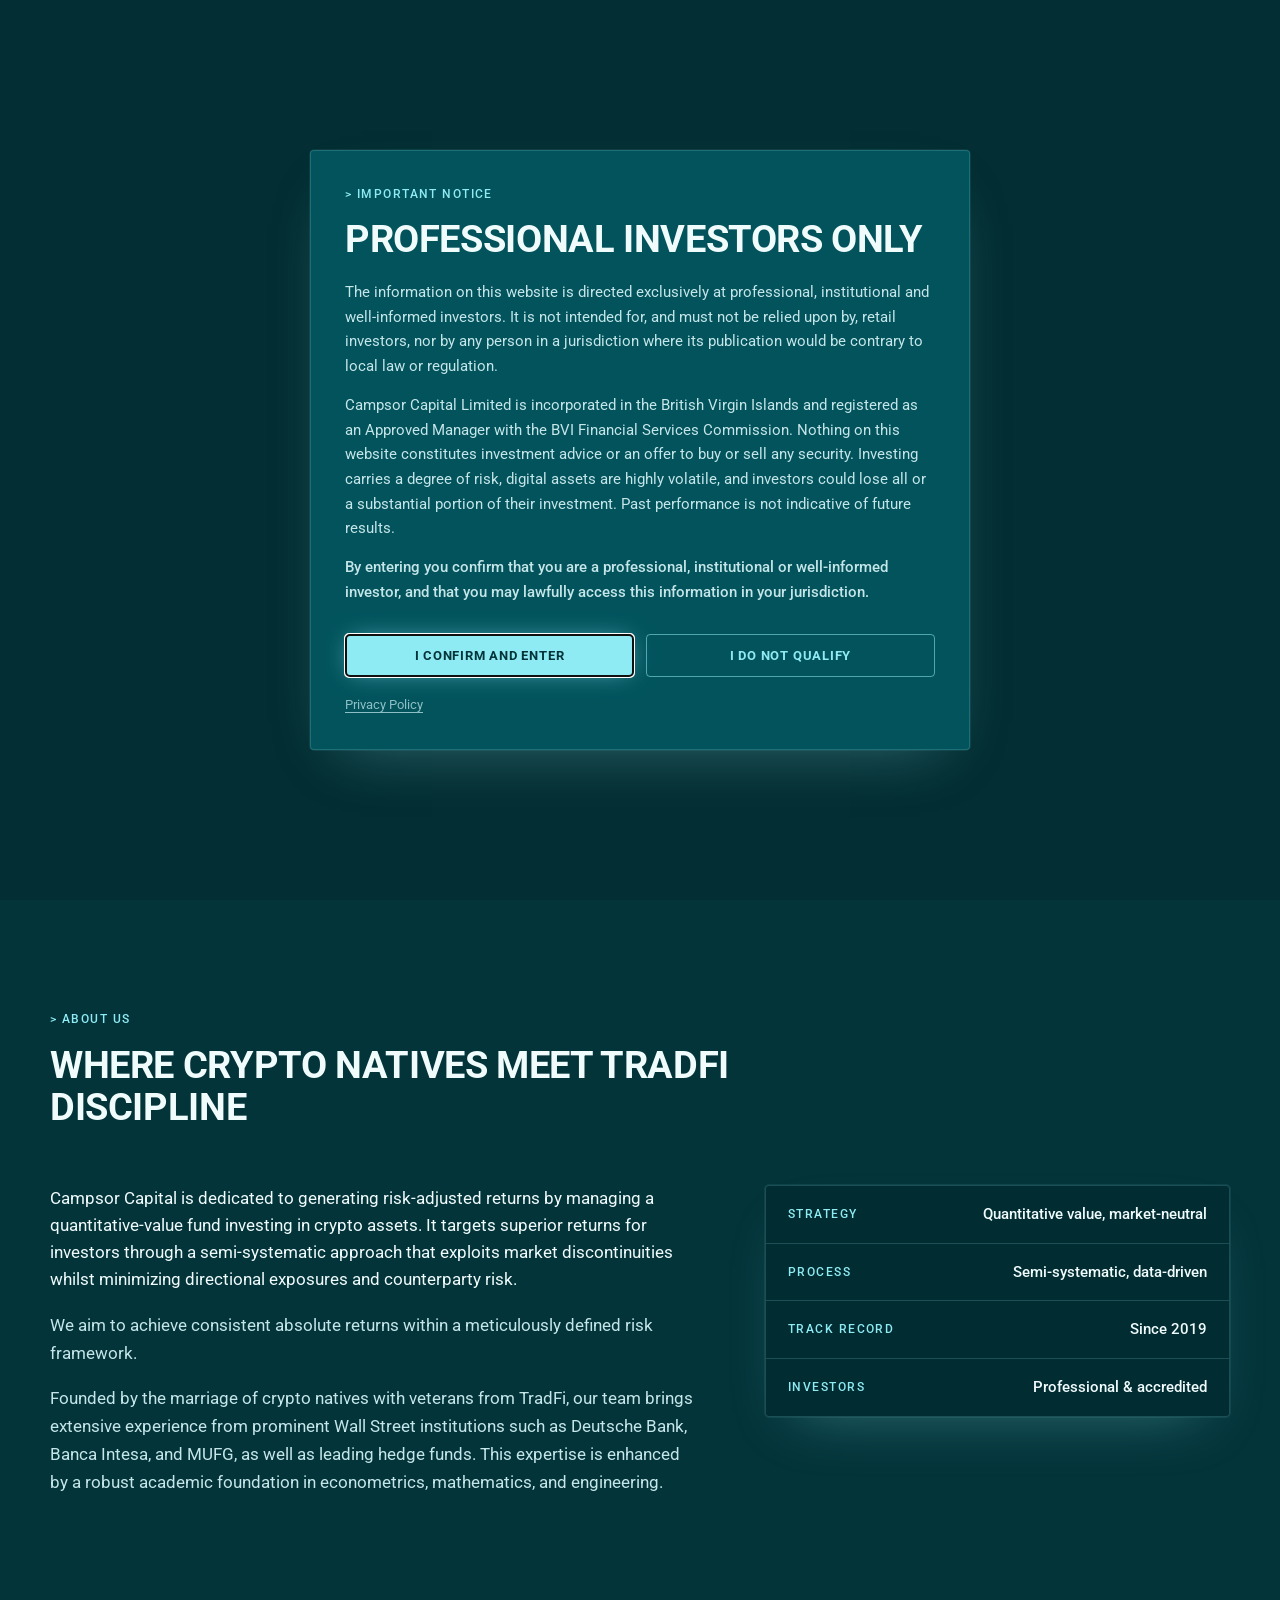
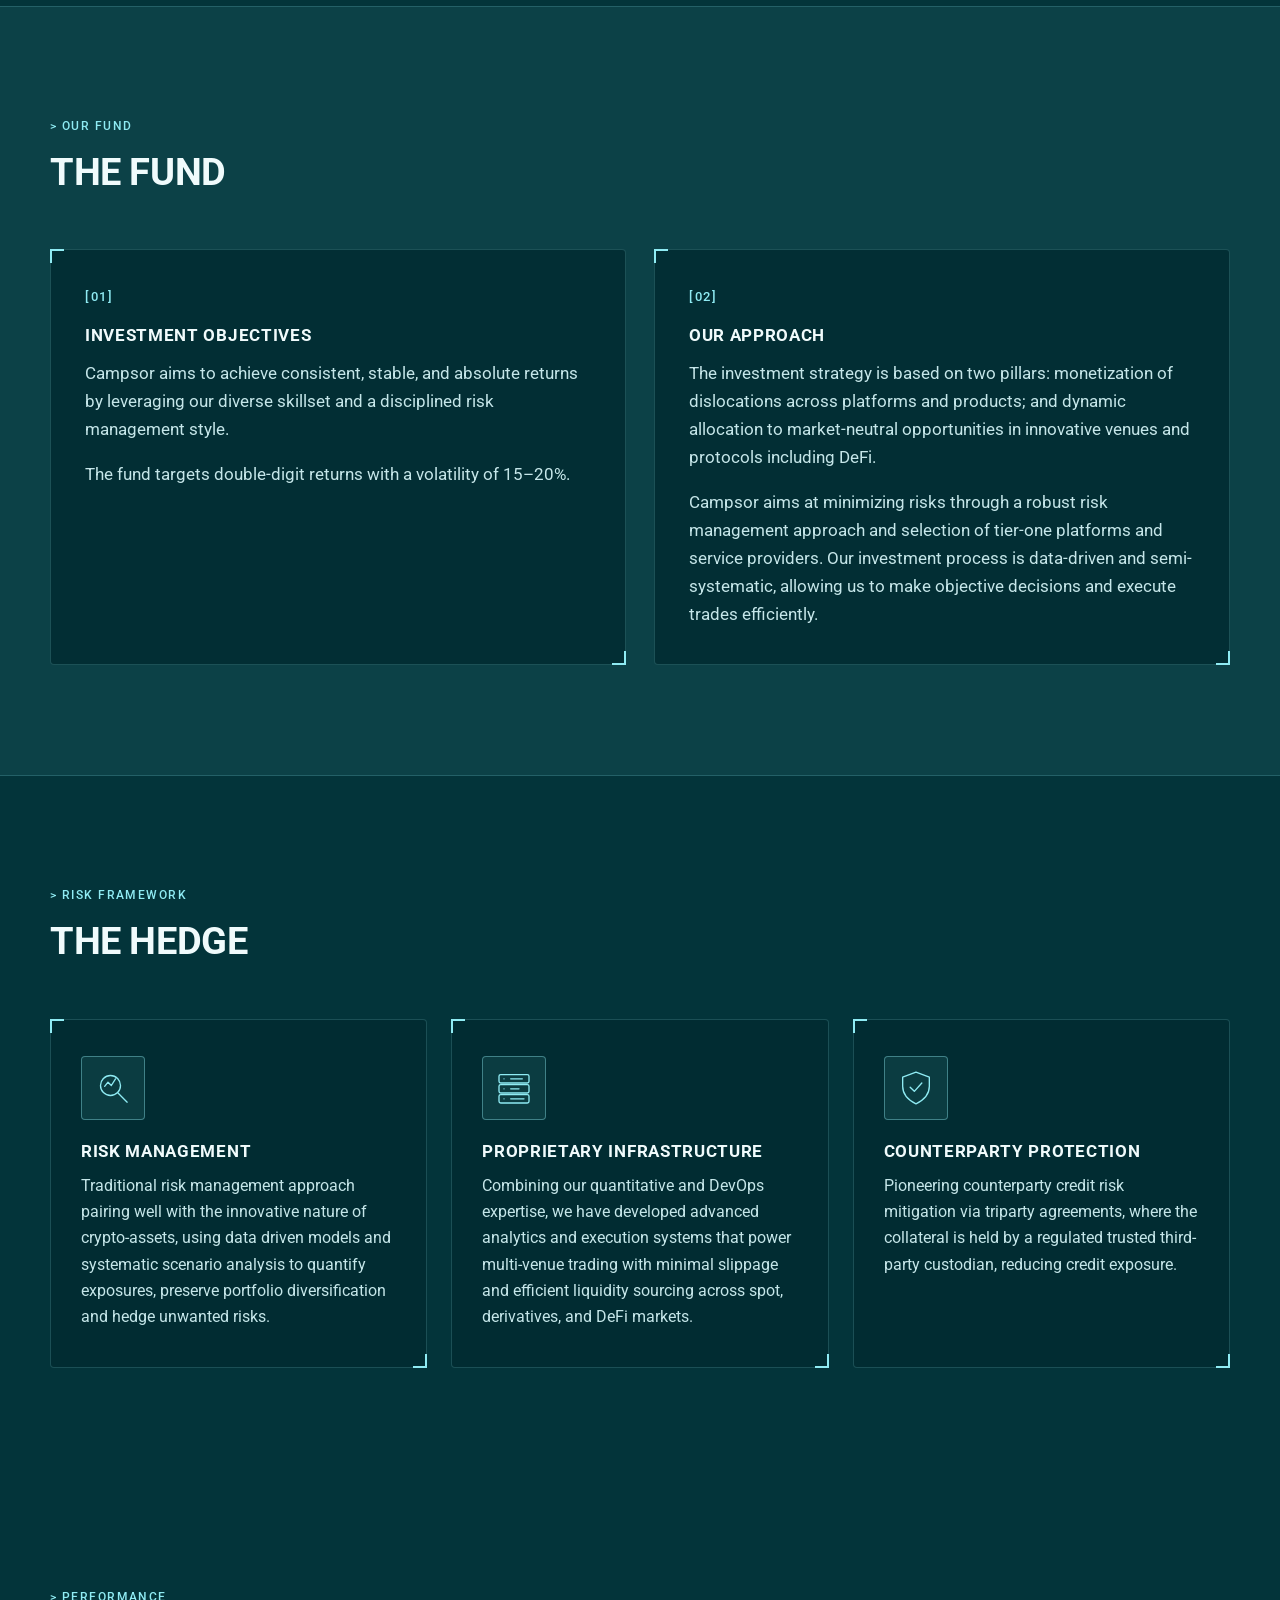
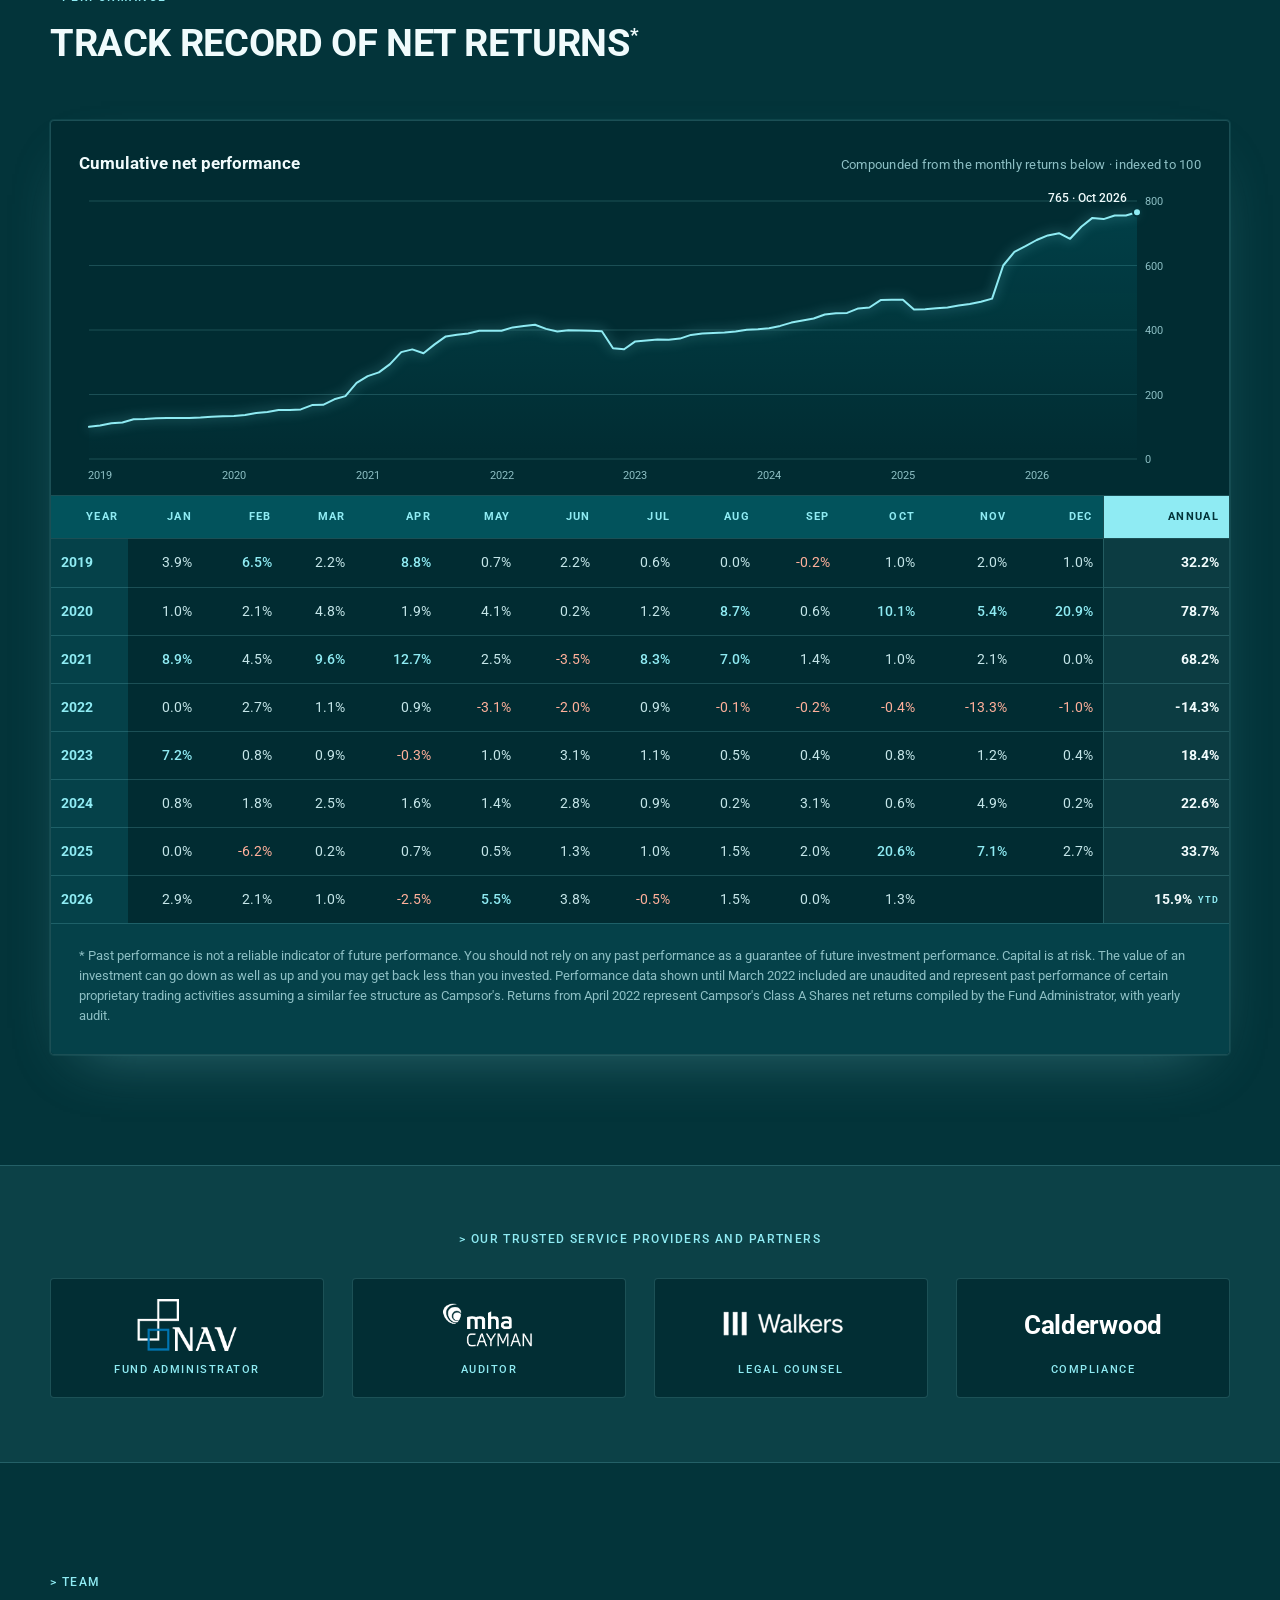
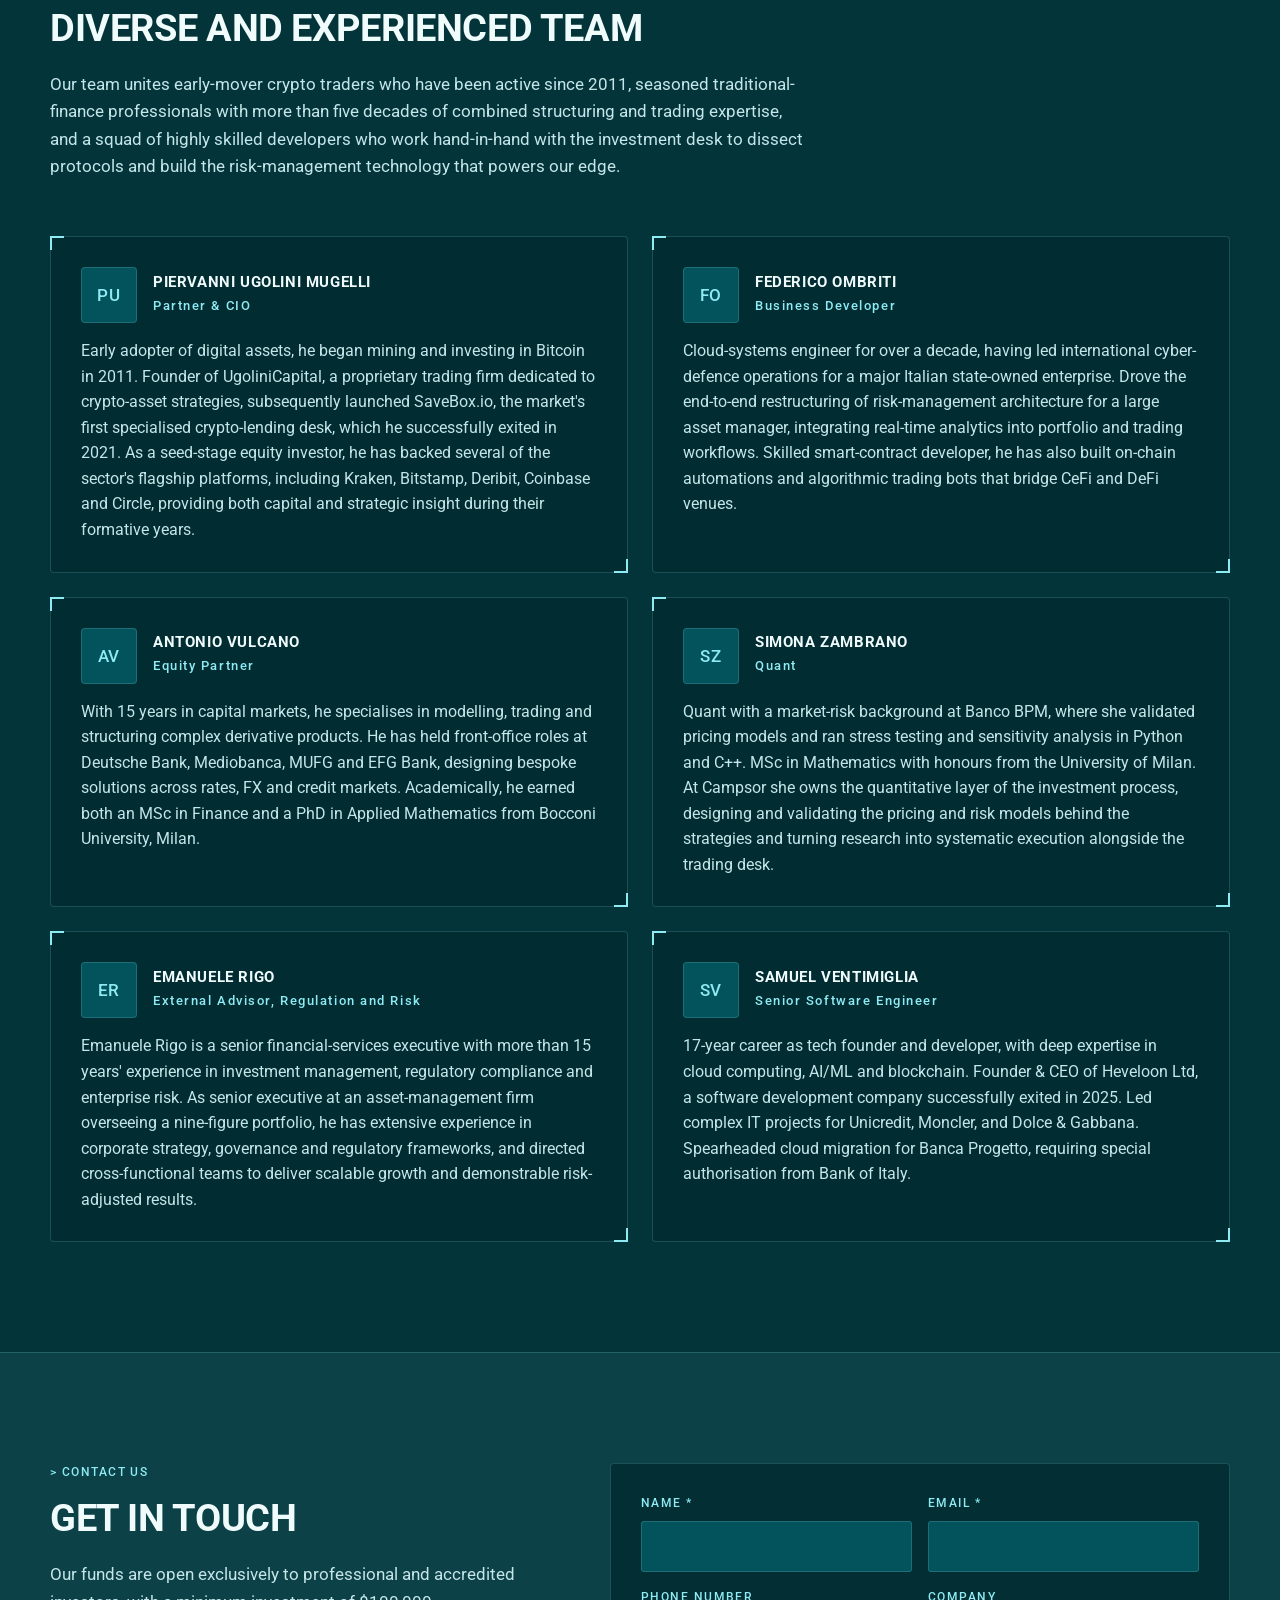
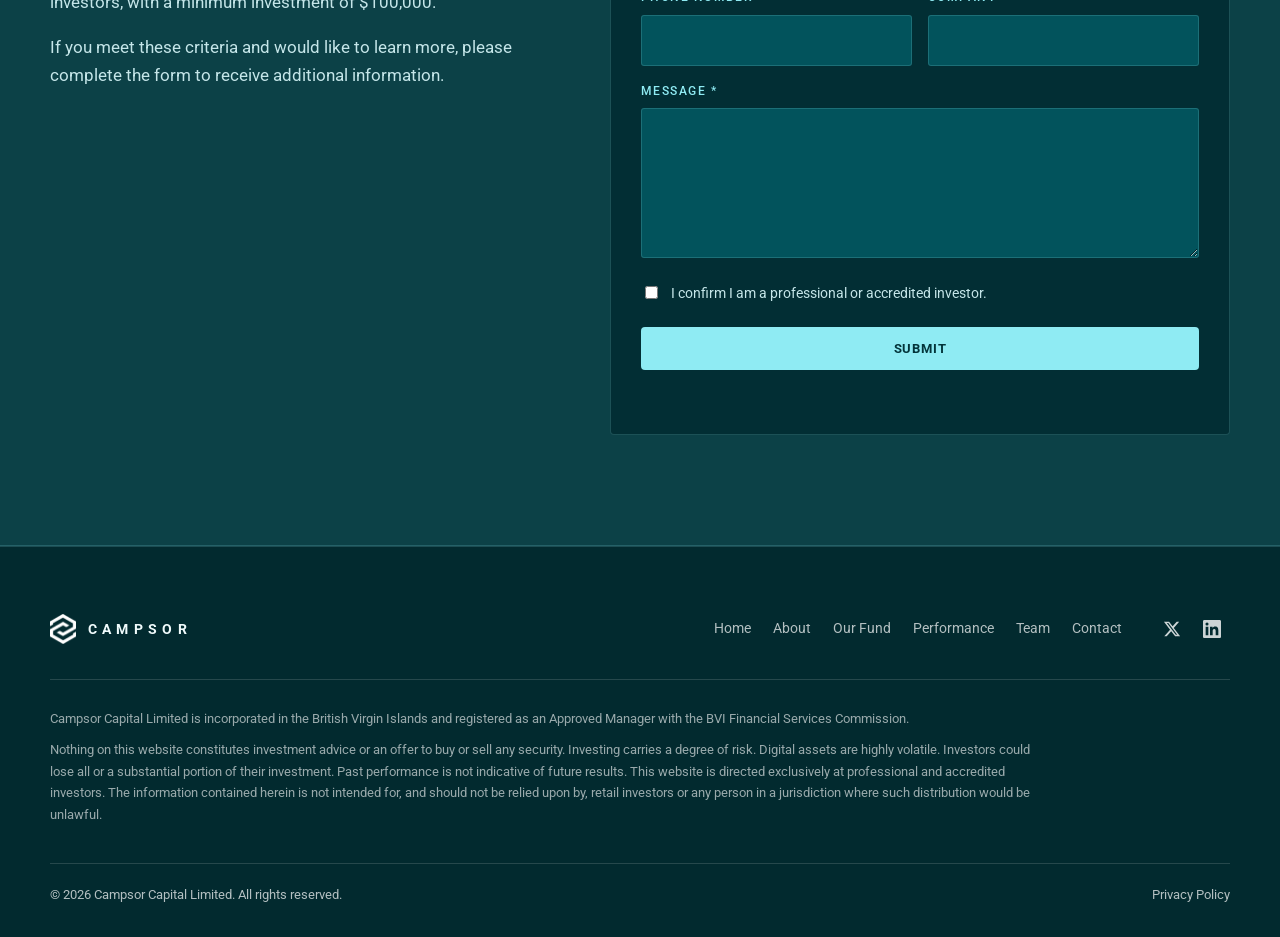
<file: index.html>
<!DOCTYPE html>
<html lang="en" data-theme="tech">
<!-- theme: "tech" (teal) is ALWAYS the default, independent of the OS theme; a visitor who picks "tech-light" is remembered in localStorage (key cc-theme) -->
<head>
  <meta charset="utf-8">
  <meta name="viewport" content="width=device-width, initial-scale=1">
  <title>Campsor Capital | Quantitative crypto hedge fund</title>
  <meta name="description" content="Campsor Capital is a quantitative crypto hedge fund targeting consistent absolute returns through a semi-systematic, market-neutral approach with disciplined risk management.">
  <meta property="og:title" content="Campsor Capital">
  <meta property="og:description" content="Quantitative crypto hedge fund. Consistent absolute returns within a meticulously defined risk framework.">
  <meta property="og:image" content="https://campsorcapital.com/assets/og.jpg">
  <meta property="og:url" content="https://campsorcapital.com/">
  <meta name="twitter:card" content="summary_large_image">
  <link rel="canonical" href="https://campsorcapital.com/">
  <meta property="og:type" content="website">
  <meta name="theme-color" content="#03343A">
  <link rel="icon" type="image/png" href="assets/favicon.png">
  <link rel="preload" href="assets/fonts/roboto-latin.woff2" as="font" type="font/woff2" crossorigin>
  <link rel="preload" as="image" imagesrcset="assets/hero-768.webp 768w, assets/hero-1400.webp 1400w" imagesizes="100vw" type="image/webp" fetchpriority="high">
  <link rel="stylesheet" href="css/style.css?v=__BUILD__">
  <link rel="stylesheet" href="css/theme.css?v=__BUILD__">
  <script>(function(){try{if(localStorage.getItem("cc-theme")==="tech-light")document.documentElement.setAttribute("data-theme","tech-light");}catch(e){}})();</script>
  <script>(function(){try{if(localStorage.getItem("cc-eligibility-v1"))document.documentElement.setAttribute("data-gate","ok");}catch(e){}})();</script>
  <script type="application/ld+json">
[
  {
    "@context": "https://schema.org",
    "@type": "Organization",
    "@id": "https://campsorcapital.com/#organization",
    "name": "Campsor Capital",
    "legalName": "Campsor Capital Limited",
    "alternateName": "Campsor",
    "url": "https://campsorcapital.com/",
    "logo": "https://campsorcapital.com/assets/mark-white.png",
    "image": "https://campsorcapital.com/assets/og.jpg",
    "description": "Quantitative crypto hedge fund managing a market-neutral, semi-systematic strategy in digital assets, with a track record of monthly net returns published since 2019 and audited administration from April 2022.",
    "slogan": "Consistent absolute returns within a meticulously defined risk framework.",
    "foundingLocation": {
      "@type": "Place",
      "name": "British Virgin Islands"
    },
    "sameAs": [
      "https://www.linkedin.com/company/campsor-capital/",
      "https://x.com/CampsorCapital"
    ],
    "knowsAbout": [
      "Digital assets",
      "Quantitative investing",
      "Market-neutral strategies",
      "Relative value",
      "Risk management",
      "Derivatives",
      "DeFi"
    ],
    "employee": [
      {
        "@type": "Person",
        "name": "Piervanni Ugolini Mugelli",
        "jobTitle": "Partner & CIO",
        "sameAs": "https://www.linkedin.com/in/piervanni/"
      },
      {
        "@type": "Person",
        "name": "Federico Ombriti",
        "jobTitle": "Business Developer",
        "sameAs": "https://www.linkedin.com/in/federico-ombriti/"
      },
      {
        "@type": "Person",
        "name": "Antonio Vulcano",
        "jobTitle": "Equity Partner",
        "sameAs": "https://www.linkedin.com/in/antonio-vulcano-b0375916/"
      },
      {
        "@type": "Person",
        "name": "Simona Zambrano",
        "jobTitle": "Quant",
        "sameAs": "https://www.linkedin.com/in/simona-zambrano-a9a673215/"
      },
      {
        "@type": "Person",
        "name": "Emanuele Rigo",
        "jobTitle": "External Advisor, Regulation and Risk",
        "sameAs": "https://www.linkedin.com/in/emanuele-rigo/"
      },
      {
        "@type": "Person",
        "name": "Samuel Ventimiglia",
        "jobTitle": "Senior Software Engineer",
        "sameAs": "https://www.linkedin.com/in/ventimigliasamuel"
      }
    ],
    "publishingPrinciples": "https://campsorcapital.com/privacy.html",
    "disambiguatingDescription": "Registered as an Approved Manager with the BVI Financial Services Commission. Open exclusively to professional and accredited investors."
  },
  {
    "@context": "https://schema.org",
    "@type": "WebSite",
    "@id": "https://campsorcapital.com/#website",
    "url": "https://campsorcapital.com/",
    "name": "Campsor Capital",
    "inLanguage": "en",
    "publisher": {
      "@id": "https://campsorcapital.com/#organization"
    }
  }
]
  </script>
</head>
<body>

<!-- ============ NAV ============ -->
<header class="nav" id="top">
  <div class="container nav__inner">
    <a href="#top" class="brand" aria-label="Campsor Capital home">
      <img src="assets/mark-white.png" alt="" class="brand__mark">
      <span class="brand__word">CAMPSOR</span>
    </a>
    <nav class="nav__links" id="navLinks">
      <a href="#home">Home</a>
      <a href="#about">About</a>
      <a href="#fund">Our Fund</a>
      <a href="#performance">Performance</a>
      <a href="#team">Team</a>
      <a href="#contact" class="nav__cta">Contact</a>
    </nav>
    <div class="nav__social">
      <a href="https://x.com/CampsorCapital" target="_blank" rel="noopener" aria-label="X (Twitter)">
        <svg viewBox="0 0 24 24" width="18" height="18"><path fill="currentColor" d="M18.244 2.25h3.308l-7.227 8.26 8.502 11.24H16.17l-5.214-6.817L4.99 21.75H1.68l7.73-8.835L1.254 2.25H8.08l4.713 6.231zm-1.161 17.52h1.833L7.084 4.126H5.117z"/></svg>
      </a>
      <a href="https://www.linkedin.com/company/campsor-capital/" target="_blank" rel="noopener" aria-label="LinkedIn">
        <svg viewBox="0 0 24 24" width="18" height="18"><path fill="currentColor" d="M20.447 20.452h-3.554v-5.569c0-1.328-.027-3.037-1.852-3.037-1.853 0-2.136 1.445-2.136 2.939v5.667H9.351V9h3.414v1.561h.046c.477-.9 1.637-1.85 3.37-1.85 3.601 0 4.267 2.37 4.267 5.455v6.286zM5.337 7.433a2.062 2.062 0 01-2.063-2.065 2.064 2.064 0 112.063 2.065zm1.782 13.019H3.555V9h3.564v11.452zM22.225 0H1.771C.792 0 0 .774 0 1.729v20.542C0 23.227.792 24 1.771 24h20.451C23.2 24 24 23.227 24 22.271V1.729C24 .774 23.2 0 22.222 0z"/></svg>
      </a>
    </div>
    <button class="theme-toggle" id="themeToggle" type="button" aria-label="Switch colour theme" title="Switch colour theme">
      <svg class="ico-sun" viewBox="0 0 24 24" fill="none" stroke="currentColor" stroke-width="2" stroke-linecap="round"><circle cx="12" cy="12" r="4"/><path d="M12 2v2M12 20v2M4.93 4.93l1.41 1.41M17.66 17.66l1.41 1.41M2 12h2M20 12h2M4.93 19.07l1.41-1.41M17.66 6.34l1.41-1.41"/></svg>
      <svg class="ico-moon" viewBox="0 0 24 24" fill="none" stroke="currentColor" stroke-width="2" stroke-linecap="round" stroke-linejoin="round"><path d="M21 12.8A9 9 0 1 1 11.2 3a7 7 0 0 0 9.8 9.8z"/></svg>
    </button>
    <button class="nav__burger" id="burger" aria-label="Menu" aria-expanded="false">
      <span></span><span></span><span></span>
    </button>
  </div>
</header>

<!-- ============ HERO ============ -->
<section class="hero" id="home">
  <div class="hero__bg" aria-hidden="true">
    <picture>
      <source type="image/webp" sizes="100vw"
              srcset="assets/hero-768.webp 768w, assets/hero-1400.webp 1400w">
      <img src="assets/hero.jpg" alt="" class="hero__photo" width="1400" height="693" fetchpriority="high" decoding="async">
    </picture>
    <div class="hero__tint"></div>
    <div class="hero__grid"></div>
    <canvas id="heroCanvas" class="hero__canvas"></canvas>
  </div>
  <div class="container hero__content">
    <p class="eyebrow reveal">Quantitative crypto hedge fund</p>
    <h1 class="reveal">CAMPSOR CAPITAL</h1>
    <p class="hero__lead reveal">Consistent absolute returns within a meticulously defined risk framework. Market-neutral by design, data-driven by process.</p>
    <div class="hero__actions reveal">
      <a href="#fund" class="btn btn--primary">Our Fund</a>
      <a href="#performance" class="btn btn--ghost">Track record</a>
    </div>
    <div class="hero__ticks reveal" aria-hidden="true">
      <span>Market-neutral</span><i></i>
      <span>Semi-systematic</span><i></i>
      <span>Multi-venue</span><i></i>
      <span>Institutional-grade risk</span>
    </div>
  </div>
  <a href="#about" class="hero__scroll" aria-label="Scroll to About"><span></span></a>
</section>

<!-- ============ ABOUT ============ -->
<section class="section section--light" id="about">
  <div class="container">
    <div class="section__head reveal">
      <p class="eyebrow">About us</p>
      <h2>Where crypto natives meet TradFi discipline</h2>
    </div>
    <div class="about">
      <div class="about__text reveal">
        <p class="lead">Campsor Capital is dedicated to generating risk-adjusted returns by managing a quantitative-value fund investing in crypto assets. It targets superior returns for investors through a semi-systematic approach that exploits market discontinuities whilst minimizing directional exposures and counterparty risk.</p>
        <p>We aim to achieve consistent absolute returns within a meticulously defined risk framework.</p>
        <p>Founded by the marriage of crypto natives with veterans from TradFi, our team brings extensive experience from prominent Wall Street institutions such as Deutsche Bank, Banca Intesa, and MUFG, as well as leading hedge funds. This expertise is enhanced by a robust academic foundation in econometrics, mathematics, and engineering.</p>
      </div>
      <ul class="facts reveal">
        <li><span class="facts__k">Strategy</span><span class="facts__v">Quantitative value, market-neutral</span></li>
        <li><span class="facts__k">Process</span><span class="facts__v">Semi-systematic, data-driven</span></li>
        <li><span class="facts__k">Track record</span><span class="facts__v">Since 2019</span></li>
        <li><span class="facts__k">Investors</span><span class="facts__v">Professional &amp; accredited</span></li>
      </ul>
    </div>
  </div>
</section>

<!-- ============ FUND ============ -->
<section class="section section--teal" id="fund">
  <div class="container">
    <div class="section__head reveal">
      <p class="eyebrow">Our fund</p>
      <h2>The Fund</h2>
    </div>
    <div class="pillars">
      <article class="pillar reveal">
        <div class="pillar__num">01</div>
        <h3>Investment objectives</h3>
        <p>Campsor aims to achieve consistent, stable, and absolute returns by leveraging our diverse skillset and a disciplined risk management style.</p>
        <p>The fund targets double-digit returns with a volatility of 15–20%.</p>
      </article>
      <article class="pillar reveal">
        <div class="pillar__num">02</div>
        <h3>Our approach</h3>
        <p>The investment strategy is based on two pillars: monetization of dislocations across platforms and products; and dynamic allocation to market-neutral opportunities in innovative venues and protocols including DeFi.</p>
        <p>Campsor aims at minimizing risks through a robust risk management approach and selection of tier-one platforms and service providers. Our investment process is data-driven and semi-systematic, allowing us to make objective decisions and execute trades efficiently.</p>
      </article>
    </div>
  </div>
</section>

<!-- ============ HEDGE ============ -->
<section class="section section--navy" id="hedge">
  <div class="container">
    <div class="section__head reveal">
      <p class="eyebrow">Risk framework</p>
      <h2>The Hedge</h2>
    </div>
    <div class="cards">
      <article class="card reveal">
        <div class="card__icon" aria-hidden="true">
          <svg viewBox="0 0 48 48" width="40" height="40" fill="none" stroke="currentColor" stroke-width="1.6" stroke-linecap="round" stroke-linejoin="round">
            <circle cx="21" cy="21" r="12"/><path d="M30 30l11 11"/><path d="M14 22l4-5 4 4 5-8"/>
          </svg>
        </div>
        <h3>Risk management</h3>
        <p>Traditional risk management approach pairing well with the innovative nature of crypto-assets, using data driven models and systematic scenario analysis to quantify exposures, preserve portfolio diversification and hedge unwanted risks.</p>
      </article>
      <article class="card reveal">
        <div class="card__icon" aria-hidden="true">
          <svg viewBox="0 0 48 48" width="40" height="40" fill="none" stroke="currentColor" stroke-width="1.6" stroke-linecap="round" stroke-linejoin="round">
            <rect x="6" y="8" width="36" height="10" rx="2"/><rect x="6" y="20" width="36" height="10" rx="2"/><rect x="6" y="32" width="36" height="10" rx="2"/>
            <path d="M12 13h.01M12 25h.01M12 37h.01M20 13h14M20 25h10M20 37h16"/>
          </svg>
        </div>
        <h3>Proprietary infrastructure</h3>
        <p>Combining our quantitative and DevOps expertise, we have developed advanced analytics and execution systems that power multi-venue trading with minimal slippage and efficient liquidity sourcing across spot, derivatives, and DeFi markets.</p>
      </article>
      <article class="card reveal">
        <div class="card__icon" aria-hidden="true">
          <svg viewBox="0 0 48 48" width="40" height="40" fill="none" stroke="currentColor" stroke-width="1.6" stroke-linecap="round" stroke-linejoin="round">
            <path d="M24 5l16 6v11c0 9-6.5 16.5-16 21C14.5 38.5 8 31 8 22V11z"/><path d="M17 23l5 5 9-10"/>
          </svg>
        </div>
        <h3>Counterparty protection</h3>
        <p>Pioneering counterparty credit risk mitigation via triparty agreements, where the collateral is held by a regulated trusted third-party custodian, reducing credit exposure.</p>
      </article>
    </div>
  </div>
</section>

<!-- ============ PERFORMANCE ============ -->
<section class="section section--light" id="performance">
  <div class="container">
    <div class="section__head reveal">
      <p class="eyebrow">Performance</p>
      <h2>Track record of net returns<sup>*</sup></h2>
    </div>

    <div class="perf reveal">
      <div class="perf__chart-wrap">
        <div class="perf__chart-head">
          <span class="perf__chart-title">Cumulative net performance</span>
          <span class="perf__chart-sub">Compounded from the monthly returns below · indexed to 100</span>
        </div>
        <div class="chart" id="perfChart" role="img" aria-label="Cumulative net performance line chart, compounded from the monthly returns in the table below"></div>
      </div>

      <div class="table-wrap">
        <noscript><p class="footnote">Enable JavaScript to view the monthly track record.</p></noscript>
        <table class="perf-table" id="perfTable">
          <thead>
            <tr>
              <th scope="col">Year</th>
              <th scope="col">Jan</th><th scope="col">Feb</th><th scope="col">Mar</th><th scope="col">Apr</th>
              <th scope="col">May</th><th scope="col">Jun</th><th scope="col">Jul</th><th scope="col">Aug</th>
              <th scope="col">Sep</th><th scope="col">Oct</th><th scope="col">Nov</th><th scope="col">Dec</th>
              <th scope="col" class="perf-table__annual">Annual</th>
            </tr>
          </thead>
          <tbody><!-- rendered at build time by scripts/render_table.py --></tbody>
        </table>
      </div>

      <p class="footnote">* Past performance is not a reliable indicator of future performance. You should not rely on any past performance as a guarantee of future investment performance. Capital is at risk. The value of an investment can go down as well as up and you may get back less than you invested. Performance data shown until March 2022 included are unaudited and represent past performance of certain proprietary trading activities assuming a similar fee structure as Campsor's. Returns from April 2022 represent Campsor's Class A Shares net returns compiled by the Fund Administrator, with yearly audit.</p>
    </div>
  </div>
</section>

<!-- ============ PARTNERS ============ -->
<section class="section section--teal section--tight" id="partners">
  <div class="container">
    <p class="eyebrow eyebrow--center reveal">Our trusted service providers and partners</p>
    <div class="partners reveal">
      <a href="https://www.navconsulting.net/" target="_blank" rel="noopener" class="partner" aria-label="NAV Fund Administration"><img src="assets/nav.png" alt="NAV"><span class="partner__role">Fund Administrator</span></a>
      <a href="https://www.mha.co.uk/" target="_blank" rel="noopener" class="partner" aria-label="MHA Cayman"><img src="assets/mha.png" alt="MHA Cayman"><span class="partner__role">Auditor</span></a>
      <a href="https://www.walkersglobal.com/" target="_blank" rel="noopener" class="partner" aria-label="Walkers"><img src="assets/walkers.png" alt="Walkers"><span class="partner__role">Legal Counsel</span></a>
      <a href="https://www.calderwood.ky/" target="_blank" rel="noopener" class="partner partner--text" aria-label="Calderwood"><span class="partner__name">Calderwood</span><span class="partner__role">Compliance</span></a>
    </div>
  </div>
</section>

<!-- ============ TEAM ============ -->
<section class="section section--light" id="team">
  <div class="container">
    <div class="section__head reveal">
      <p class="eyebrow">Team</p>
      <h2>Diverse and experienced team</h2>
      <p class="lead section__lead">Our team unites early-mover crypto traders who have been active since 2011, seasoned traditional-finance professionals with more than five decades of combined structuring and trading expertise, and a squad of highly skilled developers who work hand-in-hand with the investment desk to dissect protocols and build the risk-management technology that powers our edge.</p>
    </div>

    <div class="team">
      <article class="member reveal">
        <div class="member__head">
          <div class="member__avatar" aria-hidden="true"><span>PU</span></div>
          <div>
            <h3><a href="https://www.linkedin.com/in/piervanni/" target="_blank" rel="noopener">Piervanni Ugolini Mugelli</a></h3>
            <p class="member__role">Partner &amp; CIO</p>
          </div>
        </div>
        <p>Early adopter of digital assets, he began mining and investing in Bitcoin in 2011. Founder of UgoliniCapital, a proprietary trading firm dedicated to crypto-asset strategies, subsequently launched SaveBox.io, the market's first specialised crypto-lending desk, which he successfully exited in 2021. As a seed-stage equity investor, he has backed several of the sector's flagship platforms, including Kraken, Bitstamp, Deribit, Coinbase and Circle, providing both capital and strategic insight during their formative years.</p>
      </article>

      <article class="member reveal">
        <div class="member__head">
          <div class="member__avatar" aria-hidden="true"><span>FO</span></div>
          <div>
            <h3><a href="https://www.linkedin.com/in/federico-ombriti/" target="_blank" rel="noopener">Federico Ombriti</a></h3>
            <p class="member__role">Business Developer</p>
          </div>
        </div>
        <p>Cloud-systems engineer for over a decade, having led international cyber-defence operations for a major Italian state-owned enterprise. Drove the end-to-end restructuring of risk-management architecture for a large asset manager, integrating real-time analytics into portfolio and trading workflows. Skilled smart-contract developer, he has also built on-chain automations and algorithmic trading bots that bridge CeFi and DeFi venues.</p>
      </article>

      <article class="member reveal">
        <div class="member__head">
          <div class="member__avatar" aria-hidden="true"><span>AV</span></div>
          <div>
            <h3><a href="https://www.linkedin.com/in/antonio-vulcano-b0375916/" target="_blank" rel="noopener">Antonio Vulcano</a></h3>
            <p class="member__role">Equity Partner</p>
          </div>
        </div>
        <p>With 15 years in capital markets, he specialises in modelling, trading and structuring complex derivative products. He has held front-office roles at Deutsche Bank, Mediobanca, MUFG and EFG Bank, designing bespoke solutions across rates, FX and credit markets. Academically, he earned both an MSc in Finance and a PhD in Applied Mathematics from Bocconi University, Milan.</p>
      </article>

      <article class="member reveal">
        <div class="member__head">
          <div class="member__avatar" aria-hidden="true"><span>SZ</span></div>
          <div>
            <h3><a href="https://www.linkedin.com/in/simona-zambrano-a9a673215/" target="_blank" rel="noopener">Simona Zambrano</a></h3>
            <p class="member__role">Quant</p>
          </div>
        </div>
        <p>Quant with a market-risk background at Banco BPM, where she validated pricing models and ran stress testing and sensitivity analysis in Python and C++. MSc in Mathematics with honours from the University of Milan. At Campsor she owns the quantitative layer of the investment process, designing and validating the pricing and risk models behind the strategies and turning research into systematic execution alongside the trading desk.</p>
      </article>


      <article class="member reveal">
        <div class="member__head">
          <div class="member__avatar" aria-hidden="true"><span>ER</span></div>
          <div>
            <h3><a href="https://www.linkedin.com/in/emanuele-rigo/" target="_blank" rel="noopener">Emanuele Rigo</a></h3>
            <p class="member__role">External Advisor, Regulation and Risk</p>
          </div>
        </div>
        <p>Emanuele Rigo is a senior financial-services executive with more than 15 years' experience in investment management, regulatory compliance and enterprise risk. As senior executive at an asset-management firm overseeing a nine-figure portfolio, he has extensive experience in corporate strategy, governance and regulatory frameworks, and directed cross-functional teams to deliver scalable growth and demonstrable risk-adjusted results.</p>
      </article>


      <article class="member reveal">
        <div class="member__head">
          <div class="member__avatar" aria-hidden="true"><span>SV</span></div>
          <div>
            <h3><a href="https://www.linkedin.com/in/ventimigliasamuel" target="_blank" rel="noopener">Samuel Ventimiglia</a></h3>
            <p class="member__role">Senior Software Engineer</p>
          </div>
        </div>
        <p>17-year career as tech founder and developer, with deep expertise in cloud computing, AI/ML and blockchain. Founder &amp; CEO of Heveloon Ltd, a software development company successfully exited in 2025. Led complex IT projects for Unicredit, Moncler, and Dolce &amp; Gabbana. Spearheaded cloud migration for Banca Progetto, requiring special authorisation from Bank of Italy.</p>
      </article>
    </div>
  </div>
</section>

<!-- ============ CONTACT ============ -->
<section class="section section--teal" id="contact">
  <div class="container contact">
    <div class="contact__text reveal">
      <p class="eyebrow">Contact us</p>
      <h2>Get in touch</h2>
      <p>Our funds are open exclusively to professional and accredited investors, with a minimum investment of $100,000.</p>
      <p>If you meet these criteria and would like to learn more, please complete the form to receive additional information.</p>
    </div>

    <form class="form reveal" id="contactForm" action="https://api.web3forms.com/submit" method="POST" novalidate>
      <input type="hidden" name="access_key" value="99b251b9-1fee-4ae8-9702-a17ed384f5ea">
      <input type="hidden" name="subject" value="New investor enquiry - campsorcapital.com">
      <input type="hidden" name="from_name" value="Campsor Capital website">
      <input type="checkbox" name="botcheck" class="hp" tabindex="-1" autocomplete="off" aria-hidden="true">
      <div class="form__row">
        <label class="field">
          <span>Name *</span>
          <input type="text" name="name" required autocomplete="name">
        </label>
        <label class="field">
          <span>Email *</span>
          <input type="email" name="email" required autocomplete="email">
        </label>
      </div>
      <div class="form__row">
        <label class="field">
          <span>Phone number</span>
          <input type="tel" name="phone" autocomplete="tel">
        </label>
        <label class="field">
          <span>Company</span>
          <input type="text" name="company" autocomplete="organization">
        </label>
      </div>
      <label class="field">
        <span>Message *</span>
        <textarea name="message" rows="5" required></textarea>
      </label>
      <label class="check">
        <input type="checkbox" name="professional_investor" value="yes" required>
        <span>I confirm I am a professional or accredited investor.</span>
      </label>
      <button type="submit" class="btn btn--light">Submit</button>
      <p class="form__status" id="formStatus" role="status"></p>
    </form>
  </div>
</section>

<!-- ============ FOOTER ============ -->
<footer class="footer" id="disclaimer">
  <div class="container">
    <div class="footer__top">
      <a href="#top" class="brand brand--footer" aria-label="Back to top">
        <img src="assets/mark-white.png" alt="" class="brand__mark">
        <span class="brand__word">CAMPSOR</span>
      </a>
      <nav class="footer__links">
        <a href="#home">Home</a>
        <a href="#about">About</a>
        <a href="#fund">Our Fund</a>
        <a href="#performance">Performance</a>
        <a href="#team">Team</a>
        <a href="#contact">Contact</a>
      </nav>
      <div class="footer__social">
        <a href="https://x.com/CampsorCapital" target="_blank" rel="noopener" aria-label="X (Twitter)">
          <svg viewBox="0 0 24 24" width="18" height="18"><path fill="currentColor" d="M18.244 2.25h3.308l-7.227 8.26 8.502 11.24H16.17l-5.214-6.817L4.99 21.75H1.68l7.73-8.835L1.254 2.25H8.08l4.713 6.231zm-1.161 17.52h1.833L7.084 4.126H5.117z"/></svg>
        </a>
        <a href="https://www.linkedin.com/company/campsor-capital/" target="_blank" rel="noopener" aria-label="LinkedIn">
          <svg viewBox="0 0 24 24" width="18" height="18"><path fill="currentColor" d="M20.447 20.452h-3.554v-5.569c0-1.328-.027-3.037-1.852-3.037-1.853 0-2.136 1.445-2.136 2.939v5.667H9.351V9h3.414v1.561h.046c.477-.9 1.637-1.85 3.37-1.85 3.601 0 4.267 2.37 4.267 5.455v6.286zM5.337 7.433a2.062 2.062 0 01-2.063-2.065 2.064 2.064 0 112.063 2.065zm1.782 13.019H3.555V9h3.564v11.452zM22.225 0H1.771C.792 0 0 .774 0 1.729v20.542C0 23.227.792 24 1.771 24h20.451C23.2 24 24 23.227 24 22.271V1.729C24 .774 23.2 0 22.222 0z"/></svg>
        </a>
      </div>
    </div>
    <div class="footer__legal">
      <p>Campsor Capital Limited is incorporated in the British Virgin Islands and registered as an Approved Manager with the BVI Financial Services Commission.</p>
      <p>Nothing on this website constitutes investment advice or an offer to buy or sell any security. Investing carries a degree of risk. Digital assets are highly volatile. Investors could lose all or a substantial portion of their investment. Past performance is not indicative of future results. This website is directed exclusively at professional and accredited investors. The information contained herein is not intended for, and should not be relied upon by, retail investors or any person in a jurisdiction where such distribution would be unlawful.</p>
    </div>
    <div class="footer__bottom">
      <span>© <span id="year"></span> Campsor Capital Limited. All rights reserved.</span>
      <a href="privacy.html">Privacy Policy</a>
    </div>
  </div>
</footer>

<a href="#top" class="to-top" aria-label="Back to top">
  <svg viewBox="0 0 24 24" width="20" height="20" fill="none" stroke="currentColor" stroke-width="2" stroke-linecap="round" stroke-linejoin="round"><path d="M12 19V5"/><path d="M5 12l7-7 7 7"/></svg>
</a>

<!-- Eligibility notice. Shown until the visitor confirms; the inline script in <head> hides it
     immediately for those who already did. The site content stays in the HTML, so search
     engines and AI assistants still read the page normally. -->
<div class="gate" id="gate" role="dialog" aria-modal="true" aria-labelledby="gateTitle">
  <div class="gate__panel" role="document">
    <p class="eyebrow">Important notice</p>
    <h2 id="gateTitle">Professional investors only</h2>
    <div class="gate__body">
      <p>The information on this website is directed exclusively at professional, institutional and
        well-informed investors. It is not intended for, and must not be relied upon by, retail
        investors, nor by any person in a jurisdiction where its publication would be contrary to
        local law or regulation.</p>
      <p>Campsor Capital Limited is incorporated in the British Virgin Islands and registered as an
        Approved Manager with the BVI Financial Services Commission. Nothing on this website
        constitutes investment advice or an offer to buy or sell any security. Investing carries a
        degree of risk, digital assets are highly volatile, and investors could lose all or a
        substantial portion of their investment. Past performance is not indicative of future
        results.</p>
      <p class="gate__confirm">By entering you confirm that you are a professional, institutional or
        well-informed investor, and that you may lawfully access this information in your
        jurisdiction.</p>
    </div>
    <div class="gate__actions">
      <button type="button" class="btn btn--primary" id="gateAccept">I confirm and enter</button>
      <button type="button" class="btn btn--ghost" id="gateDecline">I do not qualify</button>
    </div>
    <p class="gate__legal"><a href="privacy.html">Privacy Policy</a></p>
  </div>
</div>

<script src="js/main.js?v=__BUILD__" defer></script>
  <!-- Cloudflare Web Analytics (cookieless) -->
  <script defer src="https://static.cloudflareinsights.com/beacon.min.js" data-cf-beacon='{"token": "38a57844736c466fa2406eab12ae14c5"}'></script>
</body>
</html>
</file>
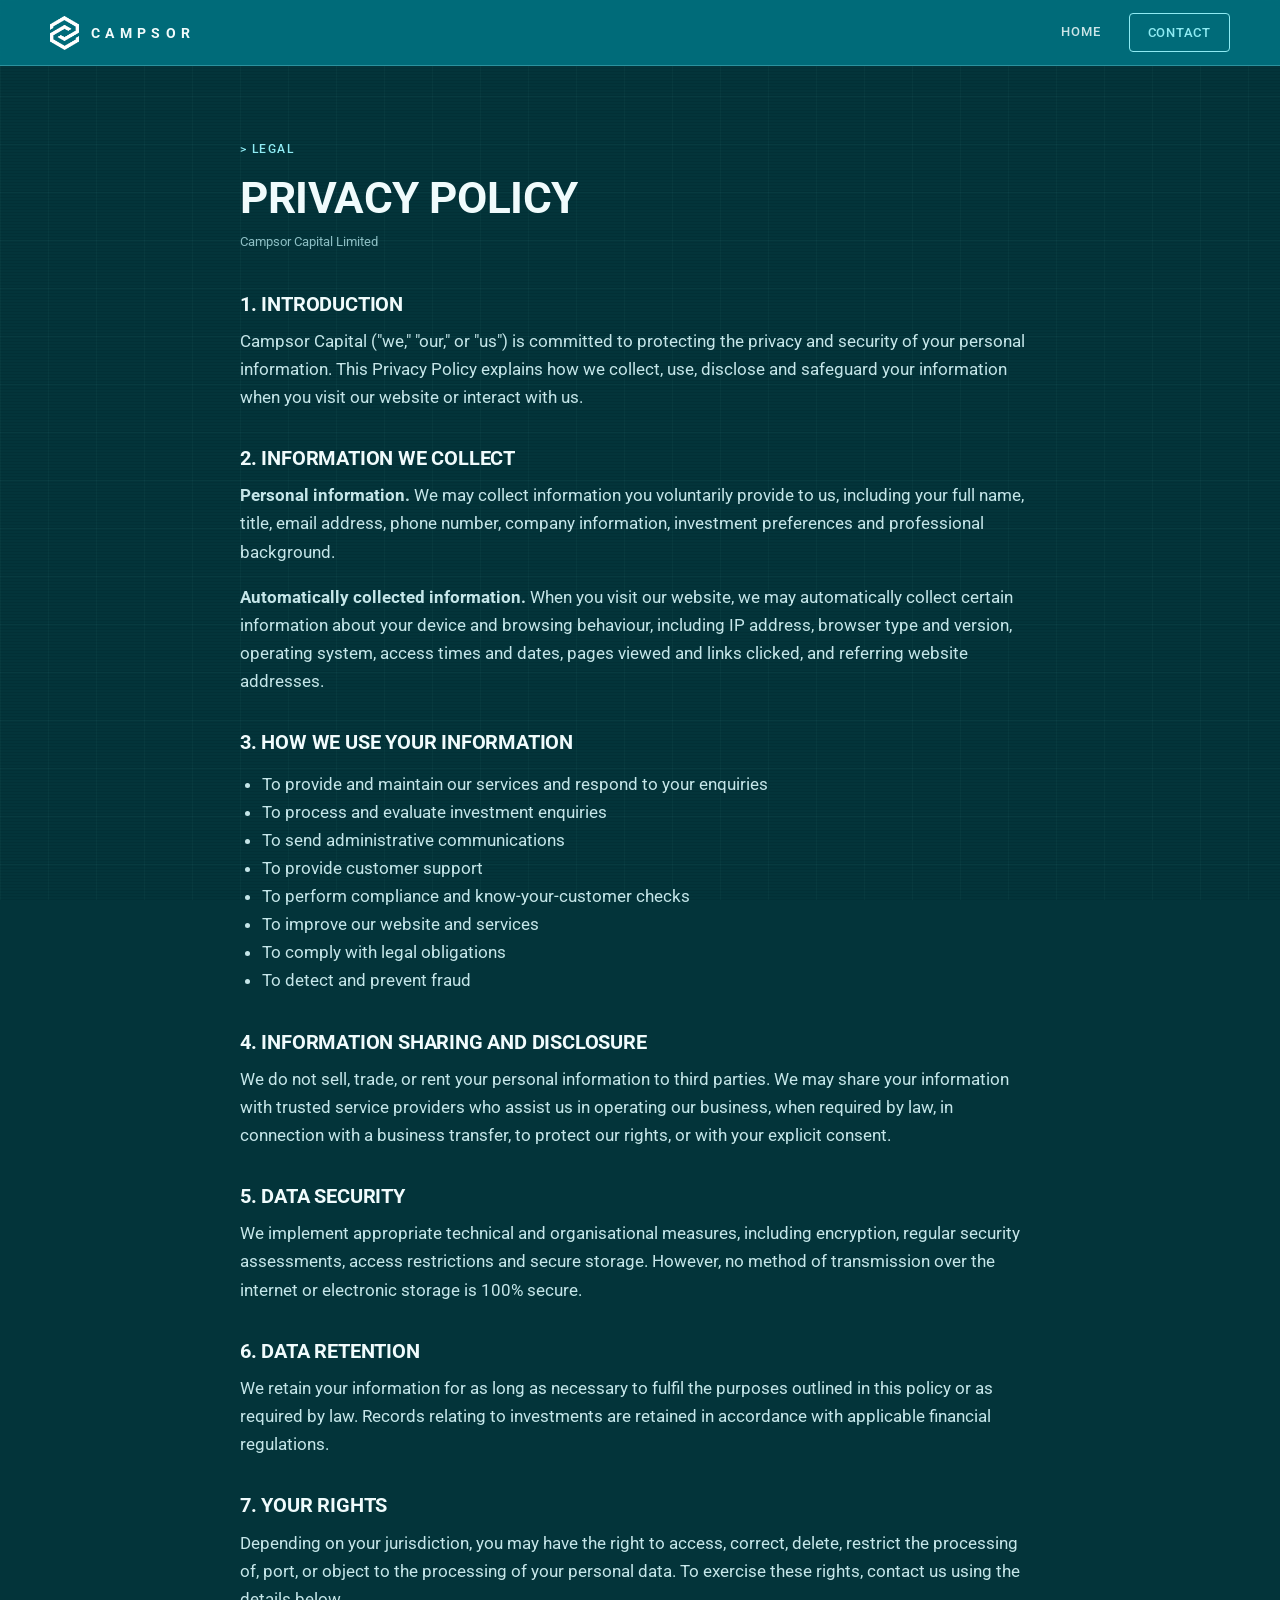
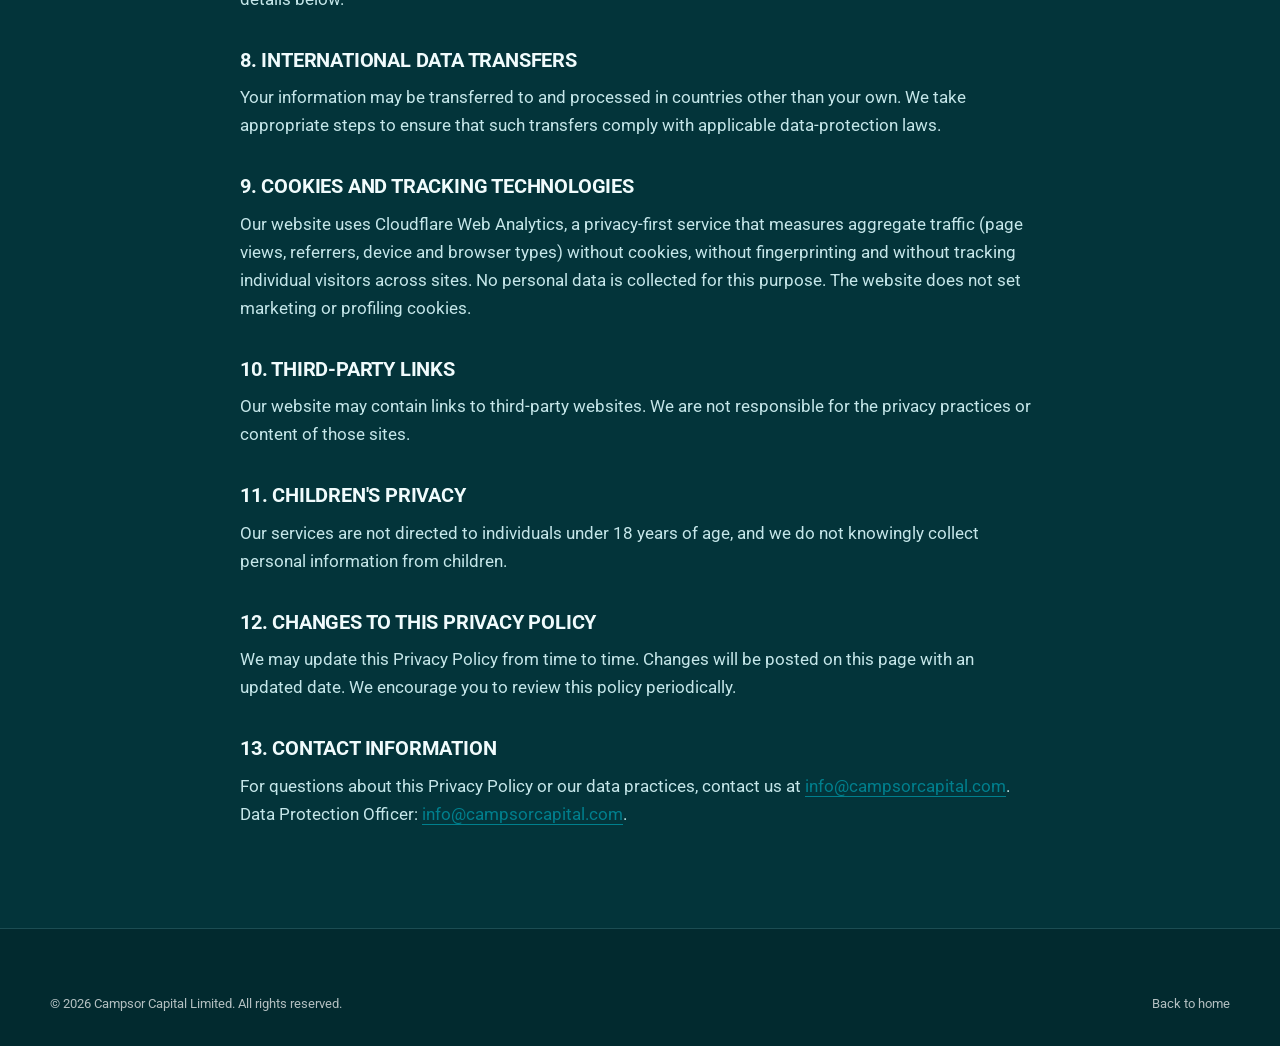
<file: privacy.html>
<!DOCTYPE html>
<html lang="en" data-theme="tech">
<head>
  <meta charset="utf-8">
  <meta name="viewport" content="width=device-width, initial-scale=1">
  <title>Privacy Policy | Campsor Capital</title>
  <meta name="robots" content="noindex">
  <link rel="icon" type="image/png" href="assets/favicon.png">
  <link rel="stylesheet" href="css/style.css?v=__BUILD__">
  <link rel="stylesheet" href="css/theme.css?v=__BUILD__">
  <script>(function(){try{if(localStorage.getItem("cc-theme")==="tech-light")document.documentElement.setAttribute("data-theme","tech-light");}catch(e){}})();</script>
  <style>
    .legal { padding: 140px 0 100px; }
    .legal .container { max-width: 800px; }
    .legal h1 { font-size: clamp(32px, 4vw, 44px); margin-bottom: 8px; }
    .legal .updated { color: var(--ink-3); font-family: var(--font-mono); font-size: 13px; margin-bottom: 40px; }
    .legal h2 { font-size: 20px; margin: 36px 0 12px; }
    .legal p, .legal li { color: var(--ink-2); }
    .legal ul { padding-left: 22px; }
    .legal a { color: var(--teal-600); border-bottom: 1px solid currentColor; }
  </style>
</head>
<body>

<header class="nav is-scrolled">
  <div class="container nav__inner">
    <a href="index.html" class="brand" aria-label="Campsor Capital home">
      <img src="assets/mark-white.png" alt="" class="brand__mark">
      <span class="brand__word">CAMPSOR</span>
    </a>
    <nav class="nav__links" style="transform:none;position:static;padding:0;background:none;box-shadow:none;flex-direction:row">
      <a href="index.html">Home</a>
      <a href="index.html#contact" class="nav__cta">Contact</a>
    </nav>
  </div>
</header>

<main class="legal section--light" style="position:relative;z-index:1">
  <div class="container">
    <p class="eyebrow">Legal</p>
    <h1>Privacy Policy</h1>
    <p class="updated">Campsor Capital Limited</p>

    <h2>1. Introduction</h2>
    <p>Campsor Capital ("we," "our," or "us") is committed to protecting the privacy and security of your personal information. This Privacy Policy explains how we collect, use, disclose and safeguard your information when you visit our website or interact with us.</p>

    <h2>2. Information we collect</h2>
    <p><strong>Personal information.</strong> We may collect information you voluntarily provide to us, including your full name, title, email address, phone number, company information, investment preferences and professional background.</p>
    <p><strong>Automatically collected information.</strong> When you visit our website, we may automatically collect certain information about your device and browsing behaviour, including IP address, browser type and version, operating system, access times and dates, pages viewed and links clicked, and referring website addresses.</p>

    <h2>3. How we use your information</h2>
    <ul>
      <li>To provide and maintain our services and respond to your enquiries</li>
      <li>To process and evaluate investment enquiries</li>
      <li>To send administrative communications</li>
      <li>To provide customer support</li>
      <li>To perform compliance and know-your-customer checks</li>
      <li>To improve our website and services</li>
      <li>To comply with legal obligations</li>
      <li>To detect and prevent fraud</li>
    </ul>

    <h2>4. Information sharing and disclosure</h2>
    <p>We do not sell, trade, or rent your personal information to third parties. We may share your information with trusted service providers who assist us in operating our business, when required by law, in connection with a business transfer, to protect our rights, or with your explicit consent.</p>

    <h2>5. Data security</h2>
    <p>We implement appropriate technical and organisational measures, including encryption, regular security assessments, access restrictions and secure storage. However, no method of transmission over the internet or electronic storage is 100% secure.</p>

    <h2>6. Data retention</h2>
    <p>We retain your information for as long as necessary to fulfil the purposes outlined in this policy or as required by law. Records relating to investments are retained in accordance with applicable financial regulations.</p>

    <h2>7. Your rights</h2>
    <p>Depending on your jurisdiction, you may have the right to access, correct, delete, restrict the processing of, port, or object to the processing of your personal data. To exercise these rights, contact us using the details below.</p>

    <h2>8. International data transfers</h2>
    <p>Your information may be transferred to and processed in countries other than your own. We take appropriate steps to ensure that such transfers comply with applicable data-protection laws.</p>

    <h2>9. Cookies and tracking technologies</h2>
    <p>Our website uses Cloudflare Web Analytics, a privacy-first service that measures aggregate traffic (page views, referrers, device and browser types) without cookies, without fingerprinting and without tracking individual visitors across sites. No personal data is collected for this purpose. The website does not set marketing or profiling cookies.</p>

    <h2>10. Third-party links</h2>
    <p>Our website may contain links to third-party websites. We are not responsible for the privacy practices or content of those sites.</p>

    <h2>11. Children's privacy</h2>
    <p>Our services are not directed to individuals under 18 years of age, and we do not knowingly collect personal information from children.</p>

    <h2>12. Changes to this privacy policy</h2>
    <p>We may update this Privacy Policy from time to time. Changes will be posted on this page with an updated date. We encourage you to review this policy periodically.</p>

    <h2>13. Contact information</h2>
    <p>For questions about this Privacy Policy or our data practices, contact us at <a href="mailto:info@campsorcapital.com">info@campsorcapital.com</a>. Data Protection Officer: <a href="mailto:info@campsorcapital.com">info@campsorcapital.com</a>.</p>
  </div>
</main>

<footer class="footer">
  <div class="container">
    <div class="footer__bottom" style="border-top:0;padding-top:0">
      <span>© <script>document.write(new Date().getFullYear())</script> Campsor Capital Limited. All rights reserved.</span>
      <a href="index.html">Back to home</a>
    </div>
  </div>
</footer>
  <!-- Cloudflare Web Analytics (cookieless) -->
  <script defer src="https://static.cloudflareinsights.com/beacon.min.js" data-cf-beacon='{"token": "38a57844736c466fa2406eab12ae14c5"}'></script>
</body>
</html>
</file>
<file: css/style.css>
/* Self-hosted fonts (Roboto) - no third-party requests */
/* One variable file serves every weight: the three declarations share a single URL, so the
   browser downloads 43 KB once instead of the same file three times. */
@font-face { font-family: "Roboto"; font-style: normal; font-weight: 400; font-display: swap; src: url("../assets/fonts/roboto-latin.woff2") format("woff2"); }
@font-face { font-family: "Roboto"; font-style: normal; font-weight: 500; font-display: swap; src: url("../assets/fonts/roboto-latin.woff2") format("woff2"); }
@font-face { font-family: "Roboto"; font-style: normal; font-weight: 700; font-display: swap; src: url("../assets/fonts/roboto-latin.woff2") format("woff2"); }

/* ==========================================================================
   Campsor Capital — design tokens
   ========================================================================== */
:root {
  --teal: #0097A7;
  --teal-600: #007F8D;
  --teal-300: #4FC3D1;
  --teal-100: #CFEDF1;
  --navy: #06273A;
  --navy-800: #0B3448;
  --navy-700: #123F55;
  --ink: #0F2230;
  --ink-2: #3D5563;
  --ink-3: #6B8290;
  --paper: #FFFEF8;
  --paper-2: #F4F6F5;
  --line: rgba(6, 39, 58, 0.12);
  --line-on-dark: rgba(255, 255, 255, 0.14);
  --white: #FFFFFF;

  --font-sans: "Roboto", system-ui, -apple-system, "Segoe UI", sans-serif;
  --font-mono: "Roboto", system-ui, -apple-system, "Segoe UI", sans-serif;

  --container: 1180px;
  --radius: 12px;
  --shadow: 0 20px 50px -30px rgba(6, 39, 58, 0.45);
  --ease: cubic-bezier(.2, .7, .2, 1);
}

*, *::before, *::after { box-sizing: border-box; }
html { scroll-behavior: smooth; -webkit-text-size-adjust: 100%; }
body {
  margin: 0;
  font-family: var(--font-sans);
  font-size: 17px;
  line-height: 1.65;
  color: var(--ink);
  background: var(--paper);
  -webkit-font-smoothing: antialiased;
}
img { max-width: 100%; display: block; }
a { color: inherit; text-decoration: none; }
h1, h2, h3 { margin: 0; line-height: 1.12; letter-spacing: -0.02em; font-weight: 600; }
h2 { font-size: clamp(30px, 3.6vw, 44px); }
h3 { font-size: 21px; }
p { margin: 0 0 1em; }
p:last-child { margin-bottom: 0; }
sup { font-size: .5em; vertical-align: super; }

.container { width: min(var(--container), calc(100% - 48px)); margin: 0 auto; }

.eyebrow {
  font-family: var(--font-mono);
  font-size: 12px;
  letter-spacing: .18em;
  text-transform: uppercase;
  color: var(--teal);
  margin: 0 0 14px;
}
.eyebrow--center { text-align: center; }
.section--teal .eyebrow, .section--navy .eyebrow { color: var(--teal-300); }
.section--teal .eyebrow { color: rgba(255,255,255,.75); }
.lead { font-size: 19px; line-height: 1.6; }

/* ==========================================================================
   Nav
   ========================================================================== */
.nav {
  position: fixed; inset: 0 0 auto 0; z-index: 50;
  height: 76px;
  background: rgba(6, 39, 58, 0.55);
  backdrop-filter: blur(14px) saturate(140%);
  -webkit-backdrop-filter: blur(14px) saturate(140%);
  border-bottom: 1px solid rgba(255,255,255,.08);
  transition: background .3s var(--ease), height .3s var(--ease);
}
.nav.is-scrolled { background: rgba(6, 39, 58, 0.92); height: 66px; }
.nav__inner { display: flex; align-items: center; height: 100%; gap: 32px; }
.brand { display: flex; align-items: center; gap: 12px; color: var(--white); }
.brand__mark { height: 34px; width: auto; }
.brand__word { font-weight: 600; letter-spacing: .32em; font-size: 14px; padding-top: 2px; }
.nav__links { display: flex; gap: 6px; margin-left: auto; }
.nav__links a {
  color: rgba(255,255,255,.82); font-weight: 500; font-size: 15px;
  padding: 8px 14px; border-radius: 8px; position: relative;
  transition: color .2s;
}
.nav__links a::after {
  content: ""; position: absolute; left: 14px; right: 14px; bottom: 4px; height: 1px;
  background: var(--teal-300); transform: scaleX(0); transform-origin: left;
  transition: transform .3s var(--ease);
}
.nav__links a:hover, .nav__links a.is-active { color: var(--white); }
.nav__links a:hover::after, .nav__links a.is-active::after { transform: scaleX(1); }
.nav__links a.nav__cta {
  margin-left: 8px; color: var(--white); background: var(--teal);
  border-radius: 999px; padding: 8px 18px;
}
.nav__links a.nav__cta::after { display: none; }
.nav__links a.nav__cta:hover { background: var(--teal-600); }
.nav__social { display: flex; gap: 6px; }
.nav__social a, .footer__social a {
  width: 36px; height: 36px; display: grid; place-items: center; border-radius: 50%;
  color: rgba(255,255,255,.8); transition: background .2s, color .2s;
}
.nav__social a:hover, .footer__social a:hover { background: rgba(255,255,255,.12); color: var(--white); }
.nav__burger { display: none; background: none; border: 0; width: 40px; height: 40px; padding: 8px; cursor: pointer; margin-left: auto; }
.nav__burger span { display: block; height: 2px; background: #fff; margin: 5px 0; transition: transform .3s, opacity .3s; }

/* ==========================================================================
   Hero
   ========================================================================== */
.hero {
  position: relative; min-height: min(100vh, 920px); min-height: min(100svh, 920px);
  display: flex; align-items: center; color: var(--white); overflow: hidden;
  background: var(--navy);
}
.hero__bg { position: absolute; inset: 0; }
.hero__photo { width: 100%; height: 100%; object-fit: cover; opacity: .55; filter: saturate(.6) contrast(1.05); transform: scale(1.04); }
.hero__tint {
  position: absolute; inset: 0;
  background:
    linear-gradient(180deg, rgba(6,39,58,.55) 0%, rgba(6,39,58,.75) 60%, rgba(6,39,58,1) 100%),
    linear-gradient(90deg, rgba(0,151,167,.35), rgba(6,39,58,.1) 60%);
}
.hero__grid {
  position: absolute; inset: 0; opacity: .35;
  background-image:
    linear-gradient(rgba(255,255,255,.07) 1px, transparent 1px),
    linear-gradient(90deg, rgba(255,255,255,.07) 1px, transparent 1px);
  background-size: 72px 72px;
  mask-image: radial-gradient(ellipse at 50% 40%, #000 30%, transparent 75%);
  -webkit-mask-image: radial-gradient(ellipse at 50% 40%, #000 30%, transparent 75%);
}
.hero__canvas { position: absolute; inset: 0; width: 100%; height: 100%; opacity: .9; }
.hero__content { position: relative; padding: 140px 0 120px; max-width: 820px; }
.hero .eyebrow { color: var(--teal-300); }
.hero h1 {
  font-size: clamp(44px, 7.2vw, 88px); font-weight: 700; letter-spacing: .02em;
  line-height: 1; margin-bottom: 22px;
}
.hero__lead { font-size: clamp(17px, 1.6vw, 21px); color: rgba(255,255,255,.82); max-width: 620px; margin-bottom: 34px; }
.hero__actions { display: flex; gap: 14px; flex-wrap: wrap; margin-bottom: 56px; }
.hero__ticks {
  display: flex; align-items: center; gap: 14px; flex-wrap: wrap;
  font-family: var(--font-mono); font-size: 12px; letter-spacing: .12em; text-transform: uppercase;
  color: rgba(255,255,255,.6);
}
.hero__ticks i { width: 4px; height: 4px; border-radius: 50%; background: var(--teal-300); }
.hero__scroll {
  position: absolute; left: 50%; bottom: 28px; transform: translateX(-50%);
  width: 26px; height: 42px; border: 1.5px solid rgba(255,255,255,.4); border-radius: 14px;
}
.hero__scroll span {
  position: absolute; left: 50%; top: 8px; width: 3px; height: 8px; margin-left: -1.5px;
  border-radius: 2px; background: var(--teal-300); animation: scrollDot 1.8s infinite var(--ease);
}
@keyframes scrollDot { 0% { transform: translateY(0); opacity: 1 } 70% { transform: translateY(16px); opacity: 0 } 100% { opacity: 0 } }

/* Buttons */
.btn {
  display: inline-flex; align-items: center; justify-content: center; gap: 8px;
  padding: 13px 26px; border-radius: 999px; font-weight: 600; font-size: 15px;
  background: transparent; border: 1.5px solid transparent; cursor: pointer; transition: transform .2s var(--ease), background .2s, border-color .2s, color .2s;
  font-family: inherit;
}
.btn:hover { transform: translateY(-1px); }
.btn--primary { background: var(--teal); color: #fff; }
.btn--primary:hover { background: var(--teal-600); }
.btn--ghost { border-color: rgba(255,255,255,.45); color: #fff; }
.btn--ghost:hover { border-color: #fff; background: rgba(255,255,255,.08); }
.btn--light { background: var(--paper); color: var(--navy); }
.btn--light:hover { background: #fff; }

/* ==========================================================================
   Sections
   ========================================================================== */
.section { padding: 110px 0; position: relative; }
.section--tight { padding: 64px 0; }
.section--light { background: var(--paper); color: var(--ink); }
.section--teal { background: var(--teal); color: #fff; }
.section--navy { background: var(--navy); color: #fff; }
.section--navy::before {
  content: ""; position: absolute; inset: 0; pointer-events: none; opacity: .5;
  background-image:
    linear-gradient(rgba(255,255,255,.05) 1px, transparent 1px),
    linear-gradient(90deg, rgba(255,255,255,.05) 1px, transparent 1px);
  background-size: 72px 72px;
  mask-image: radial-gradient(ellipse at 80% 20%, #000 20%, transparent 70%);
  -webkit-mask-image: radial-gradient(ellipse at 80% 20%, #000 20%, transparent 70%);
}
.section__head { max-width: 760px; margin-bottom: 56px; }
.section__lead { margin-top: 22px; color: var(--ink-2); }
.section--teal .section__lead, .section--navy .section__lead { color: rgba(255,255,255,.8); }

/* About */
.about { display: grid; grid-template-columns: 1.4fr 1fr; gap: 64px; align-items: start; }
.about__text p { color: var(--ink-2); }
.about__text .lead { color: var(--ink); }
.facts {
  list-style: none; margin: 0; padding: 0;
  border: 1px solid var(--line); border-radius: var(--radius); background: #fff; box-shadow: var(--shadow);
  overflow: hidden;
}
.facts li {
  display: flex; justify-content: space-between; gap: 16px; padding: 16px 22px;
  border-top: 1px solid var(--line); font-size: 15px;
}
.facts li:first-child { border-top: 0; }
.facts__k { font-family: var(--font-mono); font-size: 12px; letter-spacing: .12em; text-transform: uppercase; color: var(--teal); padding-top: 3px; white-space: nowrap; }
.facts__v { text-align: right; font-weight: 500; color: var(--ink); }

/* Fund pillars */
.pillars { display: grid; grid-template-columns: 1fr 1fr; gap: 28px; }
.pillar {
  background: rgba(255,255,255,.08); border: 1px solid rgba(255,255,255,.18);
  border-radius: var(--radius); padding: 36px 34px;
  backdrop-filter: blur(6px);
  transition: transform .3s var(--ease), background .3s;
}
.pillar:hover { transform: translateY(-4px); background: rgba(255,255,255,.12); }
.pillar__num { font-family: var(--font-mono); color: rgba(255,255,255,.6); font-size: 13px; letter-spacing: .2em; margin-bottom: 18px; }
.pillar h3 { margin-bottom: 14px; color: #fff; }
.pillar p { color: rgba(255,255,255,.88); }

/* Hedge cards */
.cards { display: grid; grid-template-columns: repeat(3, 1fr); gap: 24px; }
.card {
  position: relative; padding: 36px 30px; border-radius: var(--radius);
  background: linear-gradient(180deg, rgba(255,255,255,.06), rgba(255,255,255,.02));
  border: 1px solid var(--line-on-dark);
  transition: transform .3s var(--ease), border-color .3s;
}
.card::before {
  content: ""; position: absolute; left: 30px; right: 30px; top: 0; height: 2px;
  background: linear-gradient(90deg, var(--teal), transparent); opacity: .9;
}
.card:hover { transform: translateY(-4px); border-color: rgba(79,195,209,.5); }
.card__icon {
  width: 64px; height: 64px; border-radius: 14px; display: grid; place-items: center;
  color: var(--teal-300); background: rgba(0,151,167,.14); border: 1px solid rgba(79,195,209,.3);
  margin-bottom: 22px;
}
.card h3 { margin-bottom: 12px; color: #fff; }
.card p { color: rgba(255,255,255,.75); font-size: 16px; }

/* Performance */
.perf { background: #fff; border: 1px solid var(--line); border-radius: 16px; box-shadow: var(--shadow); overflow: hidden; }
.perf__chart-wrap { padding: 28px 28px 8px; }
.perf__chart-head { display: flex; justify-content: space-between; align-items: baseline; gap: 16px; flex-wrap: wrap; margin-bottom: 10px; }
.perf__chart-title { font-weight: 600; color: var(--ink); }
.perf__chart-sub { font-size: 13px; color: var(--ink-3); font-family: var(--font-mono); letter-spacing: .02em; }
.chart { position: relative; height: 300px; width: 100%; }
.chart svg { width: 100%; height: 100%; display: block; overflow: visible; }
.chart .grid line { stroke: var(--line); stroke-width: 1; }
.chart .axis text { fill: var(--ink-3); font-family: var(--font-mono); font-size: 11px; }
.chart .series { fill: none; stroke: var(--teal); stroke-width: 2; stroke-linejoin: round; stroke-linecap: round; }
.chart .area { fill: url(#perfGrad); }
.chart .crosshair { stroke: var(--navy); stroke-width: 1; stroke-dasharray: 3 3; opacity: 0; }
.chart .dot { fill: var(--teal); stroke: #fff; stroke-width: 2; r: 5; opacity: 0; }
.chart .endlabel { font-family: var(--font-mono); font-size: 12px; font-weight: 500; fill: var(--ink); }
.chart .enddot { fill: var(--teal); stroke: #fff; stroke-width: 2; }
.chart .yeartick { fill: var(--ink-3); font-family: var(--font-mono); font-size: 11px; }
.chart__tip {
  position: absolute; pointer-events: none; opacity: 0; transform: translate(-50%, -100%);
  background: var(--navy); color: #fff; padding: 8px 12px; border-radius: 8px;
  font-size: 13px; line-height: 1.4; white-space: nowrap; box-shadow: 0 10px 30px -10px rgba(6,39,58,.6);
  transition: opacity .12s;
}
.chart__tip b { font-family: var(--font-mono); font-weight: 500; }
.chart__tip small { color: rgba(255,255,255,.65); display: block; font-size: 11px; }

.table-wrap { overflow-x: auto; border-top: 1px solid var(--line); -webkit-overflow-scrolling: touch; }
.perf-table { width: 100%; border-collapse: collapse; font-family: var(--font-mono); font-size: 13.5px; min-width: 860px; }
.perf-table th, .perf-table td { padding: 12px 10px; text-align: right; white-space: nowrap; }
.perf-table thead th {
  background: var(--navy); color: rgba(255,255,255,.85); font-weight: 500; font-size: 11px; letter-spacing: .12em; text-transform: uppercase;
  position: sticky; top: 0;
}
.perf-table tbody th { text-align: left; font-weight: 600; color: var(--navy); background: var(--paper-2); }
.perf-table tbody tr { border-top: 1px solid var(--line); }
.perf-table tbody tr:hover td { background: rgba(0,151,167,.06); }
.perf-table td.neg { color: #B4432A; }
.perf-table td.pos-strong { color: var(--teal-600); font-weight: 500; }
.perf-table .perf-table__annual { font-weight: 600; color: var(--navy); background: rgba(0,151,167,.08); border-left: 1px solid var(--line); }
.perf-table thead .perf-table__annual { color: #fff; background: var(--teal-600); }
.footnote { padding: 22px 28px 28px; font-size: 12.5px; line-height: 1.6; color: var(--ink-3); border-top: 1px solid var(--line); background: var(--paper-2); }

/* Partners */
.partners { display: grid; grid-template-columns: repeat(4, 1fr); gap: 28px; align-items: center; margin-top: 28px; }
.partner {
  display: grid; place-items: center; align-content: center; gap: 10px; min-height: 120px; padding: 18px 26px 16px; border-radius: 10px;
  background: rgba(255,255,255,.06); border: 1px solid rgba(255,255,255,.14);
  transition: background .2s, transform .2s var(--ease);
}
.partner:hover { background: rgba(255,255,255,.12); transform: translateY(-2px); }
.partner img { max-height: 52px; width: auto; object-fit: contain; }
.partner--text .partner__name { color: #fff; font-weight: 700; font-size: 26px; letter-spacing: -.01em; line-height: 52px; }
.partner__role { font-family: var(--font-mono); font-size: 11px; letter-spacing: .14em; text-transform: uppercase; color: rgba(255,255,255,.7); }

/* Team */
.team { display: grid; grid-template-columns: repeat(2, 1fr); gap: 24px; }
.member {
  background: #fff; border: 1px solid var(--line); border-radius: var(--radius); padding: 30px 30px 28px;
  transition: transform .3s var(--ease), box-shadow .3s;
}
.member:hover { transform: translateY(-3px); box-shadow: var(--shadow); }
.member__head { display: flex; align-items: center; gap: 16px; margin-bottom: 16px; }
.member__avatar {
  flex: 0 0 56px; width: 56px; height: 56px; border-radius: 14px; display: grid; place-items: center;
  background: linear-gradient(135deg, var(--navy), var(--teal)); color: #fff;
  font-family: var(--font-mono); font-weight: 500; letter-spacing: .05em;
}
.member h3 { font-size: 19px; }
.member h3 a { border-bottom: 1px solid transparent; transition: border-color .2s, color .2s; }
.member h3 a:hover { color: var(--teal-600); border-color: var(--teal-600); }
.member__role { margin: 4px 0 0; font-size: 13px; color: var(--teal-600); font-family: var(--font-mono); letter-spacing: .04em; }
.member > p { color: var(--ink-2); font-size: 15.5px; }

/* Contact */
.contact { display: grid; grid-template-columns: 1fr 1.25fr; gap: 64px; align-items: start; }
.contact__text h2 { margin-bottom: 20px; }
.contact__text p { color: rgba(255,255,255,.88); }
.contact__mail { margin-top: 28px; font-size: 15px; }
.contact__mail a { border-bottom: 1px solid rgba(255,255,255,.5); font-weight: 500; }
.contact__mail a:hover { border-color: #fff; }
.form { background: rgba(6,39,58,.18); border: 1px solid rgba(255,255,255,.22); border-radius: 16px; padding: 30px; }
.form__row { display: grid; grid-template-columns: 1fr 1fr; gap: 16px; }
.field { display: block; margin-bottom: 16px; }
.field span { display: block; font-size: 12px; letter-spacing: .1em; text-transform: uppercase; font-family: var(--font-mono); color: rgba(255,255,255,.75); margin-bottom: 7px; }
.field input, .field textarea {
  width: 100%; padding: 12px 14px; border-radius: 8px; font: inherit; font-size: 15px; color: var(--ink);
  background: var(--paper); border: 1.5px solid transparent; outline: none; transition: border-color .2s, box-shadow .2s;
}
.field input:focus, .field textarea:focus { border-color: var(--navy); box-shadow: 0 0 0 3px rgba(6,39,58,.25); }
.field textarea { resize: vertical; min-height: 120px; }
.hp { position: absolute; left: -9999px; width: 1px; height: 1px; opacity: 0; }
.check { display: flex; gap: 10px; align-items: flex-start; font-size: 14px; color: rgba(255,255,255,.85); margin: 4px 0 22px; }
.check input { margin-top: 4px; accent-color: var(--navy); }
.form .btn { width: 100%; }
.form__status { margin: 14px 0 0; font-size: 14px; min-height: 1.4em; color: #fff; }
.form__status.is-error { color: #FFD9CF; }

/* Footer */
.footer { background: var(--navy); color: rgba(255,255,255,.75); padding: 64px 0 32px; }
.footer__top { display: flex; align-items: center; gap: 32px; flex-wrap: wrap; padding-bottom: 32px; border-bottom: 1px solid var(--line-on-dark); }
.brand--footer .brand__mark { height: 30px; }
.footer__links { display: flex; gap: 22px; flex-wrap: wrap; margin-left: auto; font-size: 14px; }
.footer__links a:hover, .footer__bottom a:hover { color: #fff; }
.footer__social { display: flex; gap: 4px; }
.footer__legal { padding: 28px 0; font-size: 13px; line-height: 1.65; max-width: 980px; color: rgba(255,255,255,.6); }
.footer__legal p { margin-bottom: 10px; }
.footer__bottom { display: flex; justify-content: space-between; gap: 16px; flex-wrap: wrap; padding-top: 20px; border-top: 1px solid var(--line-on-dark); font-size: 13px; }

/* Back to top */
.to-top {
  position: fixed; right: 18px; bottom: 18px; z-index: 45;
  width: 44px; height: 44px; border-radius: 50%; display: grid; place-items: center;
  background: var(--teal); color: #fff; box-shadow: 0 12px 30px -12px rgba(6,39,58,.6);
  opacity: 0; transform: translateY(12px); pointer-events: none;
  transition: opacity .3s var(--ease), transform .3s var(--ease), background .2s;
}
.to-top.is-visible { opacity: 1; transform: none; pointer-events: auto; }
.to-top:hover { background: var(--teal-600); }
@media (max-width: 560px) { .to-top { right: 12px; bottom: 12px; width: 40px; height: 40px; } }

/* Reveal on scroll */
.reveal { opacity: 0; transform: translateY(18px); transition: opacity .7s var(--ease), transform .7s var(--ease); }
.reveal.is-visible { opacity: 1; transform: none; }
@media (prefers-reduced-motion: reduce) {
  .reveal { opacity: 1; transform: none; transition: none; }
  html { scroll-behavior: auto; }
  .hero__scroll span { animation: none; }
}

/* ==========================================================================
   Responsive
   ========================================================================== */
@media (max-width: 1024px) {
  .cards { grid-template-columns: 1fr; }
  .partners { grid-template-columns: repeat(2, 1fr); }
}
@media (max-width: 880px) {
  /* backdrop-filter would make .nav the containing block of the fixed drawer: disable it on mobile */
  .nav { backdrop-filter: none; -webkit-backdrop-filter: none; background: rgba(6, 39, 58, 0.94); }
  body.menu-open { overflow: hidden; }
  .nav__links {
    position: fixed; top: 0; right: 0; bottom: 0; width: min(320px, 85vw); z-index: 55; overflow-y: auto;
    flex-direction: column; gap: 4px; padding: 96px 22px 32px;
    background: var(--navy); transform: translateX(100%); transition: transform .35s var(--ease);
    box-shadow: -20px 0 60px rgba(0,0,0,.35);
  }
  .nav__links.is-open { transform: none; }
  .nav__links a { font-size: 18px; padding: 12px 14px; }
  .nav__links a.nav__cta { margin: 12px 0 0; text-align: center; }
  .nav__social { display: none; }
  .nav__burger { display: block; position: relative; z-index: 60; }
  .nav__burger.is-open span:nth-child(1) { transform: translateY(7px) rotate(45deg); }
  .nav__burger.is-open span:nth-child(2) { opacity: 0; }
  .nav__burger.is-open span:nth-child(3) { transform: translateY(-7px) rotate(-45deg); }
  .brand__word { display: none; }

  .section { padding: 80px 0; }
  .about, .pillars, .team, .contact { grid-template-columns: 1fr; gap: 32px; }
  .hero__content { padding: 130px 0 110px; }
}
@media (max-width: 560px) {
  body { font-size: 16px; }
  .container { width: calc(100% - 36px); }
  .form__row { grid-template-columns: 1fr; gap: 0; }
  .form { padding: 22px; }
  .partners { grid-template-columns: 1fr 1fr; gap: 14px; }
  .partner { min-height: 100px; padding: 14px; gap: 6px; }
  .partner--text .partner__name { font-size: 20px; line-height: 40px; }
  .partner__role { font-size: 10px; }
  .facts li { flex-direction: column; gap: 4px; }
  .facts__v { text-align: left; }
  .chart { height: 220px; }
  .perf__chart-wrap { padding: 20px 16px 4px; }
  .footnote { padding: 18px 16px 22px; }
  .hero__actions .btn { flex: 1 1 100%; }
}

.perf-table .ytd { display: inline-block; margin-left: 6px; font-size: 9px; letter-spacing: .1em; color: var(--teal-600); vertical-align: middle; }

/* ==========================================================================
   Eligibility gate
   ========================================================================== */
.gate {
  position: fixed; inset: 0; z-index: 100; display: grid; place-items: center;
  padding: 24px; overflow-y: auto;
  background: color-mix(in srgb, var(--paper) 88%, #000);
  backdrop-filter: blur(8px); -webkit-backdrop-filter: blur(8px);
}
[data-gate="ok"] .gate { display: none; }
html:not([data-gate="ok"]) body { overflow: hidden; }
.gate__panel {
  width: min(660px, 100%); max-height: calc(100vh - 48px); overflow-y: auto;
  background: var(--panel-2, #fff); color: var(--ink);
  border: 1px solid var(--line); border-radius: var(--radius);
  padding: 34px; box-shadow: var(--shadow);
}
.gate__panel h2 { margin-bottom: 20px; font-size: clamp(22px, 2.6vw, 30px); }
.gate__body p { font-size: 14.5px; line-height: 1.7; color: var(--ink-2); }
.gate__confirm { color: var(--ink); font-weight: 500; }
.gate__actions { display: flex; gap: 12px; flex-wrap: wrap; margin: 28px 0 18px; }
.gate__actions .btn { flex: 1 1 200px; }
.gate__legal { margin: 0; font-size: 12.5px; color: var(--ink-3); }
.gate__legal a { border-bottom: 1px solid currentColor; }
.gate__declined { text-align: center; padding: 20px 0; }
@media (max-width: 560px) { .gate { padding: 14px; } .gate__panel { padding: 26px 22px; } }
</file>
<file: css/theme.css>
/* Team avatar with optional photo (falls back to initials) */
.member__avatar { position: relative; overflow: hidden; }
.member__avatar img { position: absolute; inset: 0; width: 100%; height: 100%; object-fit: cover; z-index: 1; }

/* ==========================================================================
   Campsor Capital - Terminal theme. Two colourways:
     <html data-theme="tech">        teal (default)
     <html data-theme="tech-light">  light
   Colours live in the variables below; the toggle in the header switches them.
   ========================================================================== */
[data-theme^="tech"] {
  --radius: 4px;
  --font-sans: "Roboto", system-ui, -apple-system, "Segoe UI", sans-serif;
  --paper: #03343A;
  --paper-2: #054149;
  --ink: #F0FBFC;
  --ink-2: #C5E6E9;
  --ink-3: #8DBFC4;
  --acc: #8FEBF3;
  --acc-rgb: 143,235,243;
  --acc-ink: #03343A;            /* text on accent */
  --panel: rgba(2,44,50,.85);
  --panel-2: #02535C;
  --line: rgba(var(--acc-rgb),.18);
  --line-on-dark: rgba(var(--acc-rgb),.22);
  --neg: #FFB09B;
  --nav-bg: rgba(0,127,141,.85);
  --nav-bg-solid: rgba(0,110,123,.97);
  --nav-ink: #F0FBFC;
  --footer-bg: #022A2F;
  --grid-rgb: 143,235,243;
  --scan: rgba(0,0,0,.18);
  --photo-opacity: .18;
  --shadow: 0 0 0 1px rgba(var(--acc-rgb),.08), 0 24px 60px -30px rgba(var(--acc-rgb),.35);
}

[data-theme="tech-light"] {
  --paper: #F6F8F7;
  --paper-2: #ECF1F0;
  --ink: #06273A;
  --ink-2: #3D5563;
  --ink-3: #6B8290;
  --acc: #0097A7;
  --acc-rgb: 0,151,167;
  --acc-ink: #FFFFFF;
  --panel: rgba(255,255,255,.92);
  --panel-2: #FFFFFF;
  --line: rgba(6,39,58,.16);
  --line-on-dark: rgba(6,39,58,.16);
  --neg: #C0392B;
  --nav-bg: rgba(246,248,247,.88);
  --nav-bg-solid: rgba(246,248,247,.97);
  --nav-ink: #06273A;
  --footer-bg: #06273A;
  --grid-rgb: 6,39,58;
  --scan: rgba(6,39,58,.03);
  --photo-opacity: .12;
  --shadow: 0 20px 50px -30px rgba(6,39,58,.45);
}
[data-theme="tech-light"] .nav .brand__mark { content: url("../assets/mark-navy.png"); }
[data-theme="tech-light"] .hero__canvas { opacity: .7; filter: invert(1) hue-rotate(180deg) brightness(.7); }
[data-theme="tech-light"] .partner { background: var(--ink); }
[data-theme="tech-light"] .partner__role { color: rgba(255,255,255,.75); }
[data-theme="tech-light"] .partner:hover { background: #0B3448; }

[data-theme^="tech"] body { background: var(--paper); color: var(--ink); }
[data-theme^="tech"] body::before {
  content: ""; position: fixed; inset: 0; z-index: 0; pointer-events: none; opacity: .5;
  background-image:
    linear-gradient(rgba(var(--grid-rgb),.07) 1px, transparent 1px),
    linear-gradient(90deg, rgba(var(--grid-rgb),.07) 1px, transparent 1px);
  background-size: 48px 48px;
}
[data-theme^="tech"] body::after {
  content: ""; position: fixed; inset: 0; z-index: 0; pointer-events: none; opacity: .35;
  background: repeating-linear-gradient(180deg, transparent 0 2px, var(--scan) 2px 3px);
}
[data-theme^="tech"] .section, [data-theme^="tech"] .hero, [data-theme^="tech"] .footer { position: relative; z-index: 1; }
[data-theme^="tech"] h1, [data-theme^="tech"] h2, [data-theme^="tech"] h3 { letter-spacing: -.01em; text-transform: uppercase; }
[data-theme^="tech"] h2 { font-size: clamp(26px, 3vw, 38px); }
[data-theme^="tech"] h3 { font-size: 17px; letter-spacing: .04em; }
[data-theme^="tech"] .eyebrow::before { content: "> "; }
[data-theme^="tech"] .eyebrow, [data-theme^="tech"] .section--teal .eyebrow, [data-theme^="tech"] .section--navy .eyebrow,
[data-theme^="tech"] .hero .eyebrow { color: var(--acc); }
[data-theme^="tech"] .lead { font-size: 17px; }

/* nav */
[data-theme^="tech"] .nav { background: var(--nav-bg); border-bottom: 1px solid rgba(var(--acc-rgb),.3); }
[data-theme^="tech"] .nav.is-scrolled { background: var(--nav-bg-solid); }
[data-theme^="tech"] .brand { color: var(--nav-ink); }
[data-theme^="tech"] .nav__links a { font-size: 13px; letter-spacing: .06em; text-transform: uppercase; color: var(--nav-ink); opacity: .85; }
[data-theme^="tech"] .nav__links a:hover, [data-theme^="tech"] .nav__links a.is-active { opacity: 1; color: var(--nav-ink); }
[data-theme^="tech"] .nav__links a::after { background: var(--acc); bottom: 2px; }
[data-theme^="tech"] .nav__links a.nav__cta { border-radius: 4px; background: transparent; border: 1px solid var(--acc); color: var(--acc); opacity: 1; }
[data-theme^="tech"] .nav__links a.nav__cta:hover { background: var(--acc); color: var(--acc-ink); }
[data-theme^="tech"] .nav__social a { color: var(--nav-ink); opacity: .8; }
[data-theme^="tech"] .nav__social a:hover { opacity: 1; background: rgba(var(--acc-rgb),.15); }
[data-theme^="tech"] .nav__burger span { background: var(--nav-ink); }
[data-theme^="tech"] .brand__word { letter-spacing: .38em; }
@media (max-width: 880px) {
  [data-theme^="tech"] .nav { background: var(--nav-bg-solid); }
  [data-theme^="tech"] .nav__links { background: var(--paper-2); border-left: 1px solid var(--line); }
}

/* hero */
[data-theme^="tech"] .hero { background: var(--paper); color: var(--ink); }
[data-theme^="tech"] .hero__photo { opacity: var(--photo-opacity); filter: grayscale(1) contrast(1.3); }
[data-theme^="tech"] .hero__tint {
  background:
    radial-gradient(ellipse at 20% 40%, rgba(var(--acc-rgb),.28), transparent 55%),
    linear-gradient(180deg, transparent, var(--paper) 100%);
}
[data-theme^="tech"] .hero__grid {
  opacity: .55; background-size: 48px 48px; mask-image: none; -webkit-mask-image: none;
  background-image:
    linear-gradient(rgba(var(--grid-rgb),.09) 1px, transparent 1px),
    linear-gradient(90deg, rgba(var(--grid-rgb),.09) 1px, transparent 1px);
}
[data-theme^="tech"] .hero__canvas { opacity: 1; }
[data-theme^="tech"] .hero__content { padding: 150px 0 120px; }
[data-theme^="tech"] .hero__content::before,
[data-theme^="tech"] .hero__content::after {
  content: ""; position: absolute; width: 28px; height: 28px; border: 1.5px solid var(--acc); opacity: .8;
}
[data-theme^="tech"] .hero__content::before { left: -28px; top: 118px; border-right: 0; border-bottom: 0; }
[data-theme^="tech"] .hero__content::after { right: -28px; bottom: 96px; border-left: 0; border-top: 0; }
[data-theme^="tech"] .hero h1 { font-weight: 600; letter-spacing: -.02em; font-size: clamp(38px, 6.4vw, 80px); color: var(--ink); }
[data-theme^="tech"] .hero h1::after { content: "_"; color: var(--acc); margin-left: 4px; animation: techCursor 1s steps(2) infinite; }
@keyframes techCursor { 50% { opacity: 0; } }
[data-theme^="tech"] .hero__lead { color: var(--ink-2); font-size: 16px; max-width: 640px; }
[data-theme^="tech"] .hero__ticks { color: var(--acc); }
[data-theme^="tech"] .hero__ticks span { border: 1px solid rgba(var(--acc-rgb),.4); padding: 6px 10px; border-radius: 3px; }
[data-theme^="tech"] .hero__ticks i { display: none; }
[data-theme^="tech"] .hero__scroll { border-radius: 3px; border-color: rgba(var(--acc-rgb),.5); }
[data-theme^="tech"] .hero__scroll span { background: var(--acc); }

/* buttons */
[data-theme^="tech"] .btn { border-radius: 4px; font-family: var(--font-sans); letter-spacing: .06em; text-transform: uppercase; font-size: 13px; }
[data-theme^="tech"] .btn--primary { background: var(--acc); color: var(--acc-ink); box-shadow: 0 0 24px -6px rgba(var(--acc-rgb),.7); }
[data-theme^="tech"] .btn--primary:hover { filter: brightness(1.1); }
[data-theme^="tech"] .btn--ghost { border-color: rgba(var(--acc-rgb),.55); color: var(--acc); }
[data-theme^="tech"] .btn--ghost:hover { border-color: var(--acc); background: rgba(var(--acc-rgb),.08); }
[data-theme^="tech"] .btn--light { background: var(--acc); color: var(--acc-ink); }

/* sections */
[data-theme^="tech"] .section--light { background: transparent; color: var(--ink); }
[data-theme^="tech"] .section--teal { background: rgba(var(--acc-rgb),.07); color: var(--ink); border-top: 1px solid var(--line); border-bottom: 1px solid var(--line); }
[data-theme^="tech"] .section--navy { background: transparent; color: var(--ink); }
[data-theme^="tech"] .section--navy::before { display: none; }
[data-theme^="tech"] .section__lead, [data-theme^="tech"] .about__text p, [data-theme^="tech"] .pillar p, [data-theme^="tech"] .card p,
[data-theme^="tech"] .member > p, [data-theme^="tech"] .contact__text p { color: var(--ink-2); }
[data-theme^="tech"] .about__text .lead { color: var(--ink); }

[data-theme^="tech"] .facts { background: var(--panel); border-color: var(--line); box-shadow: var(--shadow); }
[data-theme^="tech"] .facts li { border-color: var(--line); }
[data-theme^="tech"] .facts__k { color: var(--acc); }
[data-theme^="tech"] .facts__v { color: var(--ink); }

[data-theme^="tech"] .pillar, [data-theme^="tech"] .card, [data-theme^="tech"] .member, [data-theme^="tech"] .form {
  position: relative; background: var(--panel); border: 1px solid var(--line); backdrop-filter: none; border-radius: 4px; box-shadow: none;
}
[data-theme^="tech"] .pillar::before, [data-theme^="tech"] .card::before, [data-theme^="tech"] .member::before {
  content: ""; position: absolute; left: -1px; top: -1px; right: auto; width: 14px; height: 14px;
  border-top: 2px solid var(--acc); border-left: 2px solid var(--acc); background: none; opacity: 1;
}
[data-theme^="tech"] .pillar::after, [data-theme^="tech"] .card::after, [data-theme^="tech"] .member::after {
  content: ""; position: absolute; right: -1px; bottom: -1px; width: 14px; height: 14px;
  border-bottom: 2px solid var(--acc); border-right: 2px solid var(--acc);
}
[data-theme^="tech"] .pillar:hover, [data-theme^="tech"] .card:hover, [data-theme^="tech"] .member:hover {
  background: var(--panel); border-color: rgba(var(--acc-rgb),.6); box-shadow: 0 0 30px -12px rgba(var(--acc-rgb),.6);
}
[data-theme^="tech"] .pillar__num { color: var(--acc); }
[data-theme^="tech"] .pillar__num::before { content: "["; }
[data-theme^="tech"] .pillar__num::after { content: "]"; }
[data-theme^="tech"] .pillar h3, [data-theme^="tech"] .card h3 { color: var(--ink); }
[data-theme^="tech"] .card__icon { border-radius: 4px; color: var(--acc); background: rgba(var(--acc-rgb),.08); border-color: rgba(var(--acc-rgb),.4); }

/* performance */
[data-theme^="tech"] .perf { background: var(--panel); border-color: var(--line); border-radius: 4px; box-shadow: var(--shadow); }
[data-theme^="tech"] .perf__chart-title { color: var(--ink); }
[data-theme^="tech"] .perf__chart-sub { color: var(--ink-3); }
[data-theme^="tech"] .chart .grid line { stroke: var(--line); }
[data-theme^="tech"] .chart .axis text, [data-theme^="tech"] .chart .yeartick { fill: var(--ink-3); }
[data-theme^="tech"] .chart .series { stroke: var(--acc); filter: drop-shadow(0 0 6px rgba(var(--acc-rgb),.6)); }
[data-theme^="tech"] .chart .area { opacity: .8; }
[data-theme^="tech"] .chart .endlabel { fill: var(--ink); }
[data-theme^="tech"] .chart .crosshair { stroke: var(--acc); }
[data-theme^="tech"] .chart .dot, [data-theme^="tech"] .chart .enddot { fill: var(--acc); stroke: var(--paper); }
[data-theme^="tech"] .chart__tip { background: var(--panel-2); color: var(--ink); border: 1px solid var(--line); }
[data-theme^="tech"] .chart__tip small { color: var(--ink-3); }
[data-theme^="tech"] .table-wrap { border-color: var(--line); }
[data-theme^="tech"] .perf-table thead th { background: var(--panel-2); color: var(--acc); }
[data-theme^="tech"] .perf-table thead .perf-table__annual { background: var(--acc); color: var(--acc-ink); }
[data-theme^="tech"] .perf-table tbody th { background: var(--paper-2); color: var(--acc); }
[data-theme^="tech"] .perf-table tbody tr { border-color: var(--line); }
[data-theme^="tech"] .perf-table td { color: var(--ink-2); }
[data-theme^="tech"] .perf-table td.pos-strong { color: var(--acc); }
[data-theme^="tech"] .perf-table td.neg { color: var(--neg); }
[data-theme^="tech"] .perf-table tbody tr:hover td { background: rgba(var(--acc-rgb),.08); }
[data-theme^="tech"] .perf-table .perf-table__annual { color: var(--ink); background: rgba(var(--acc-rgb),.08); border-color: var(--line); }
[data-theme^="tech"] .perf-table .ytd { color: var(--acc); }
[data-theme^="tech"] .footnote { background: var(--paper-2); color: var(--ink-3); border-color: var(--line); }

/* partners, team, contact, footer */
[data-theme^="tech"] #partners .eyebrow { color: var(--acc); }
[data-theme^="tech"] .partner { border-radius: 4px; background: var(--panel); border-color: var(--line); }
[data-theme^="tech"] .partner:hover { border-color: rgba(var(--acc-rgb),.6); }

[data-theme^="tech"] .member__avatar { border-radius: 4px; background: var(--panel-2); border: 1px solid var(--line); color: var(--acc); }
[data-theme^="tech"] .member h3 { font-size: 15px; color: var(--ink); }
[data-theme^="tech"] .member h3 a:hover { color: var(--acc); border-color: var(--acc); }
[data-theme^="tech"] .member__role { color: var(--acc); }

[data-theme^="tech"] .contact__mail a { border-color: var(--acc); color: var(--acc); }
[data-theme^="tech"] .field span { color: var(--acc); }
[data-theme^="tech"] .field input, [data-theme^="tech"] .field textarea { background: var(--panel-2); border: 1px solid var(--line); color: var(--ink); border-radius: 3px; }
[data-theme^="tech"] .field input:focus, [data-theme^="tech"] .field textarea:focus { border-color: var(--acc); box-shadow: 0 0 0 3px rgba(var(--acc-rgb),.2); }
[data-theme^="tech"] .check { color: var(--ink-2); }
[data-theme^="tech"] .check input { accent-color: var(--acc); }
[data-theme^="tech"] .form__status { color: var(--ink); }
[data-theme^="tech"] .form__status.is-error { color: var(--neg); }

[data-theme^="tech"] .footer { background: var(--footer-bg); border-top: 1px solid var(--line); color: rgba(255,255,255,.7); }
[data-theme^="tech"] .footer__legal { color: rgba(255,255,255,.6); }
[data-theme^="tech"] .footer__top, [data-theme^="tech"] .footer__bottom { border-color: rgba(255,255,255,.14); }


/* back-to-top button */
[data-theme^="tech"] .to-top { border-radius: 4px; background: var(--acc); color: var(--acc-ink); box-shadow: 0 0 24px -6px rgba(var(--acc-rgb),.7); }
[data-theme^="tech"] .to-top:hover { filter: brightness(1.1); }

/* Roboto weights: Regular for text, Bold for headings/buttons, Medium for small uppercase labels */
[data-theme^="tech"] body { font-weight: 400; }
[data-theme^="tech"] h1, [data-theme^="tech"] h2, [data-theme^="tech"] h3, [data-theme^="tech"] .btn,
[data-theme^="tech"] .brand__word, [data-theme^="tech"] .perf-table thead th, [data-theme^="tech"] .perf-table tbody th,
[data-theme^="tech"] .perf-table__annual { font-weight: 700; }
[data-theme^="tech"] .eyebrow, [data-theme^="tech"] .facts__k, [data-theme^="tech"] .member__role, [data-theme^="tech"] .field span,
[data-theme^="tech"] .hero__ticks, [data-theme^="tech"] .pillar__num { font-weight: 500; letter-spacing: .12em; }
[data-theme^="tech"] .perf-table { font-size: 14px; }
[data-theme^="tech"] .hero h1 { font-weight: 700; letter-spacing: -.01em; }

/* header theme toggle (teal <-> light) */
.theme-toggle {
  width: 36px; height: 36px; display: grid; place-items: center; border-radius: 4px;
  border: 1px solid rgba(var(--acc-rgb),.4); background: transparent; color: var(--nav-ink); cursor: pointer;
  transition: background .2s, color .2s;
}
.theme-toggle:hover { background: rgba(var(--acc-rgb),.15); }
.theme-toggle svg { width: 17px; height: 17px; }
.theme-toggle .ico-sun { display: none; }
[data-theme="tech-light"] .theme-toggle .ico-sun { display: block; }
[data-theme="tech-light"] .theme-toggle .ico-moon { display: none; }
@media (max-width: 880px) { .theme-toggle { margin-left: auto; } .nav__burger { margin-left: 0; } }
[data-theme^="tech"] .partner__role { font-weight: 500; color: var(--acc); }
</file>
